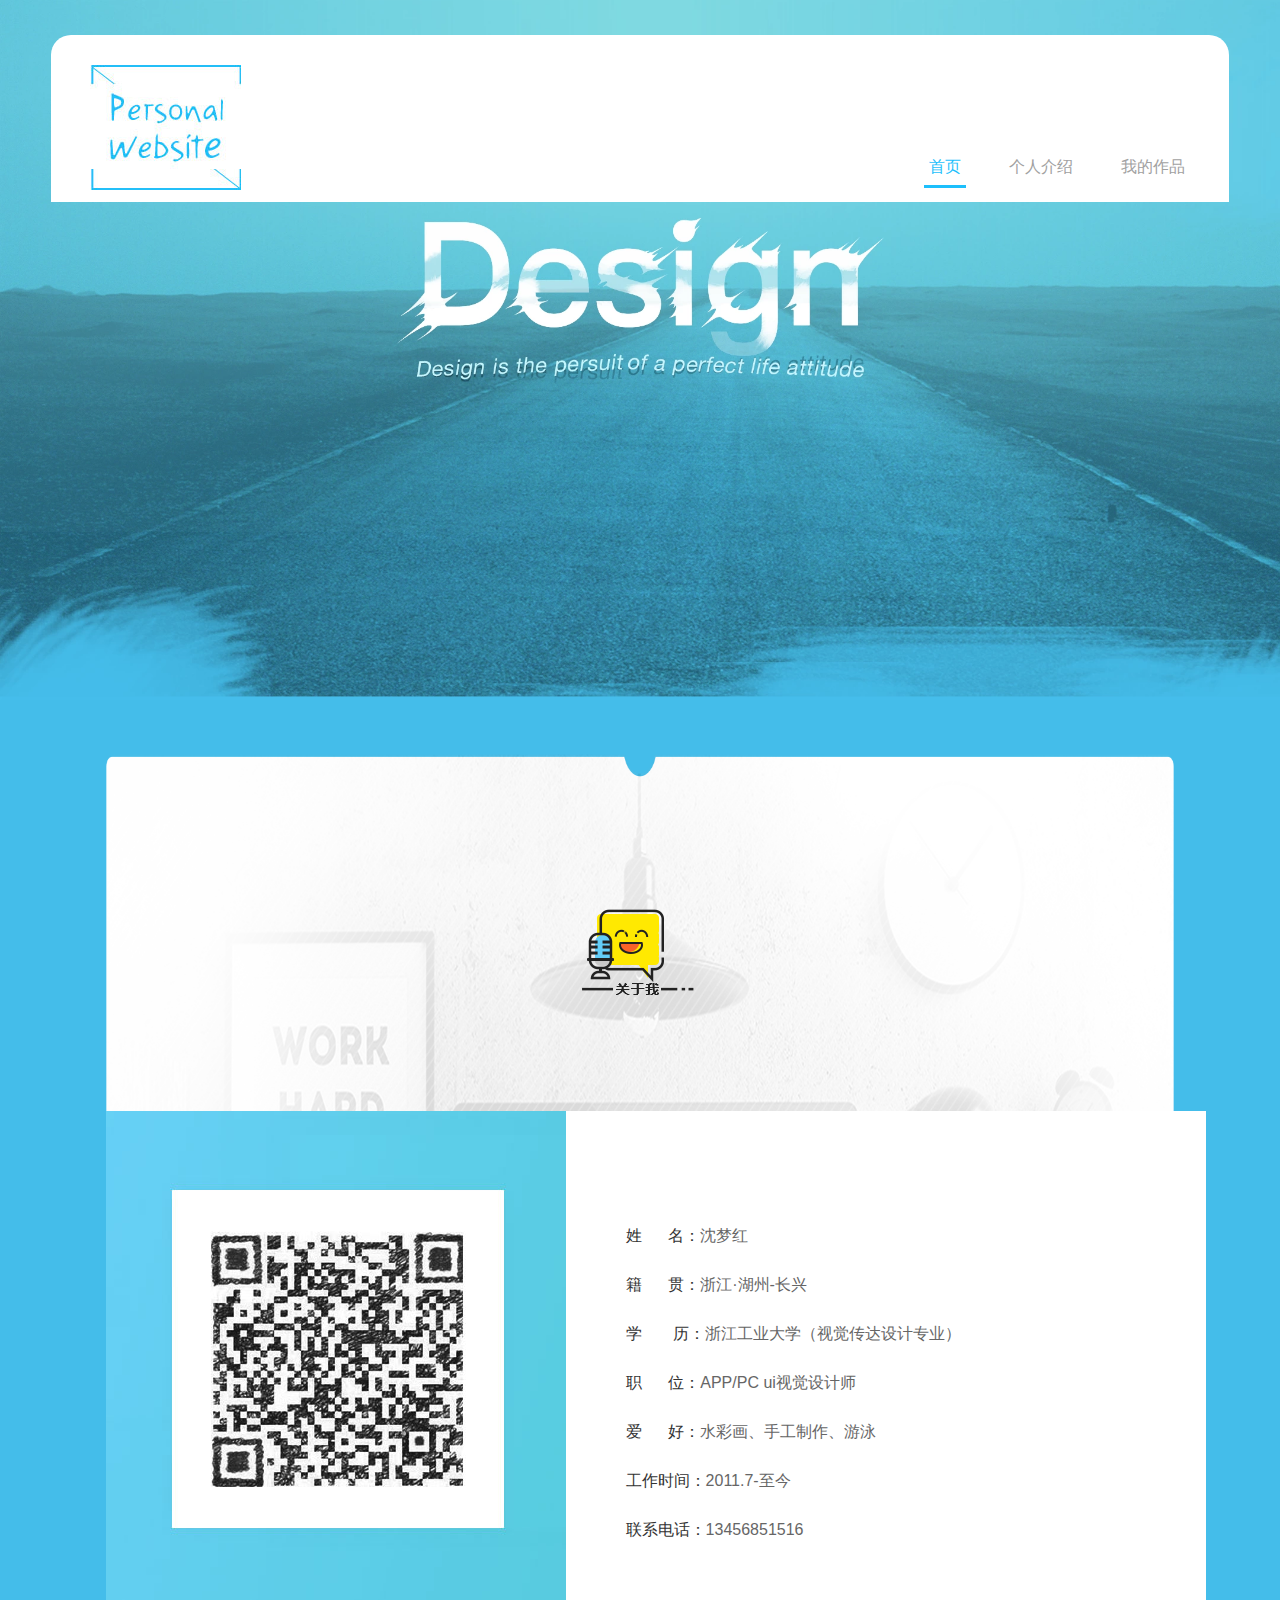
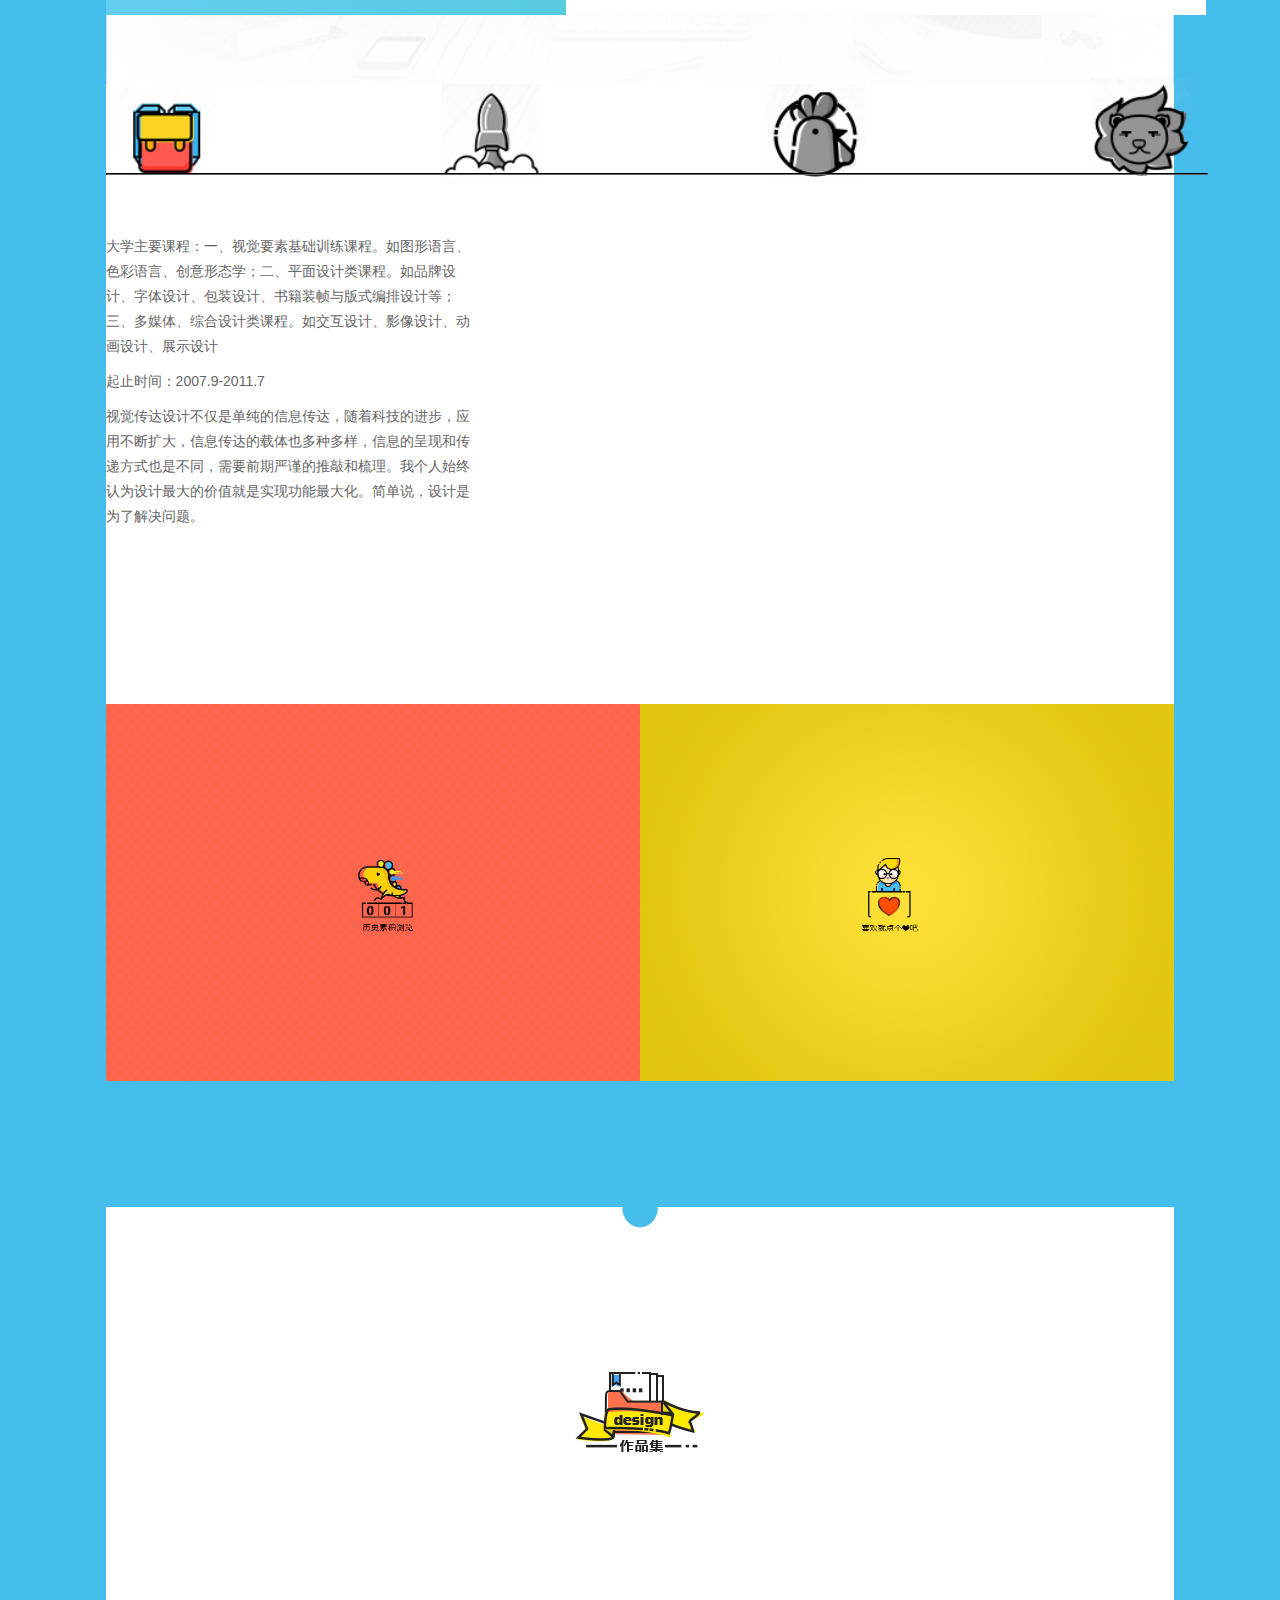
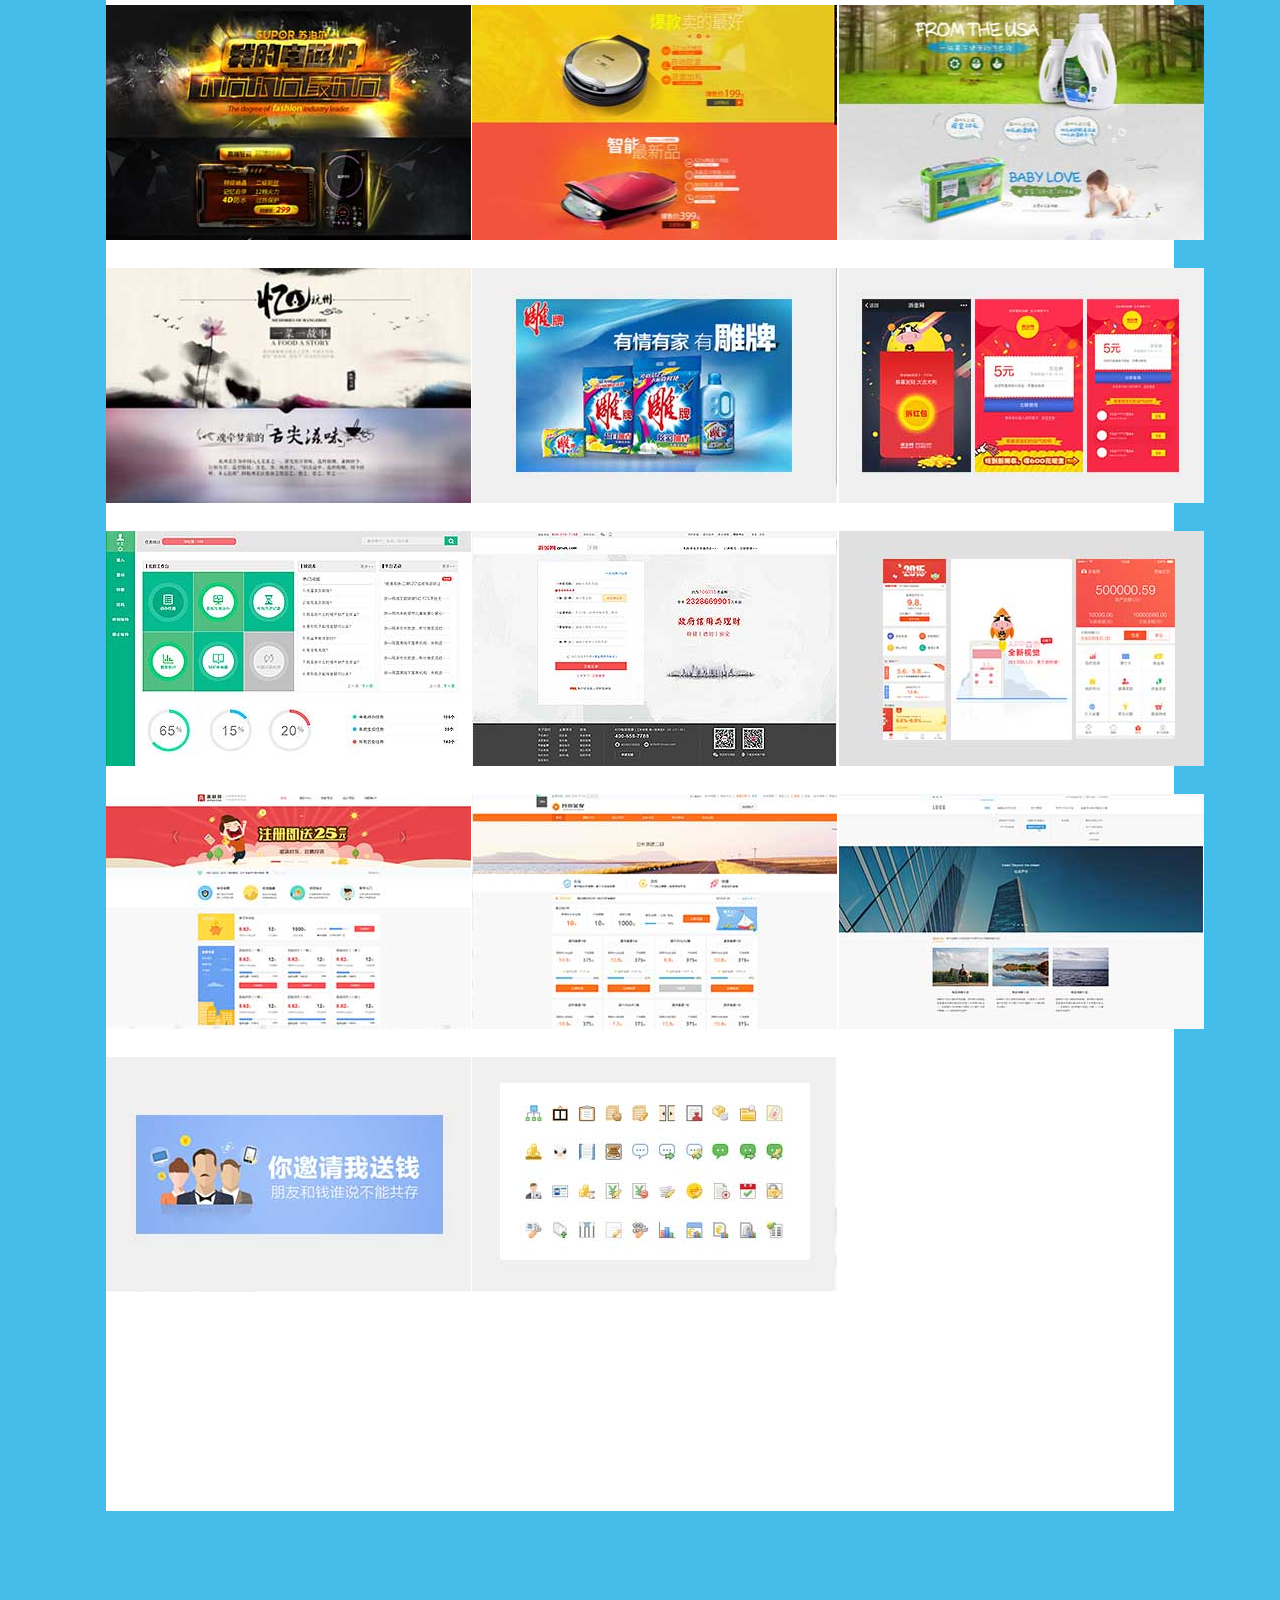
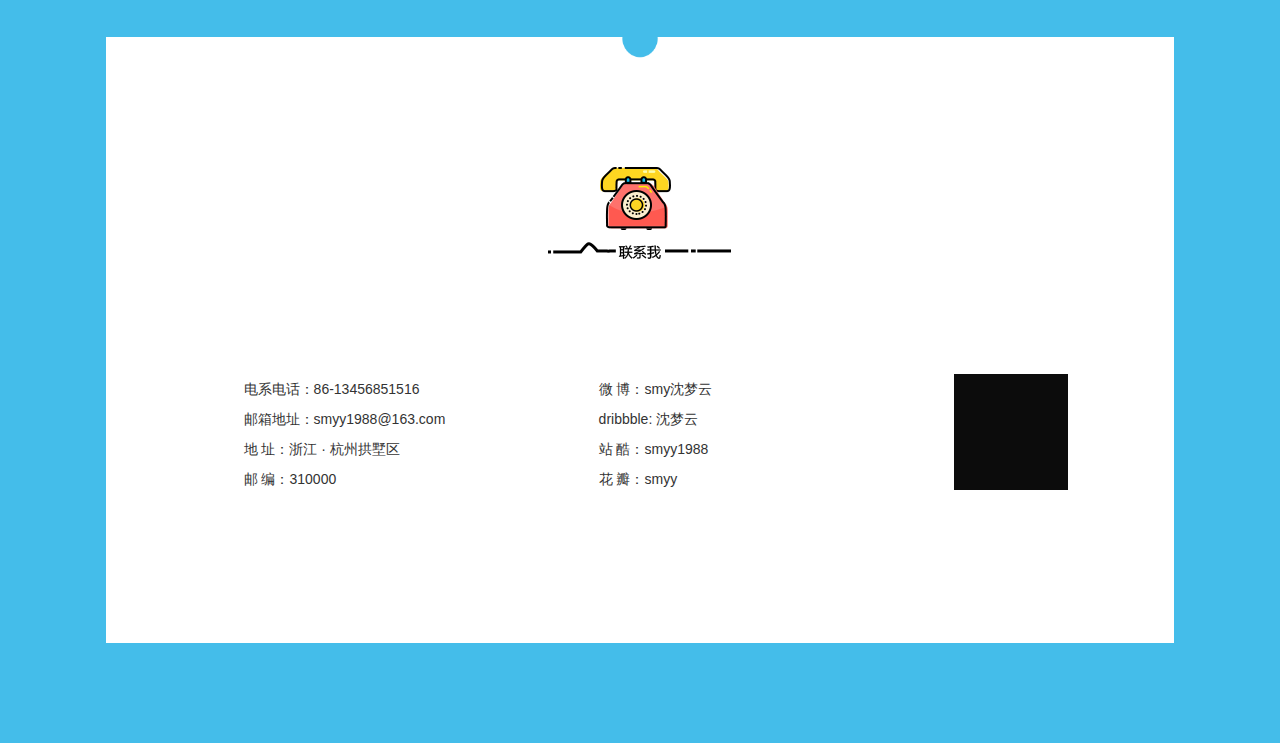
<file: index.html>
<!DOCTYPE html>
<html>

	<head>
		<meta charset="UTF-8">
		<title>首页</title>
		<link rel="stylesheet" href="css/common.css" />
		<link rel="stylesheet" type="text/css" href="css/index.css" />
	</head>

	<body>
		<div class="nav">
			<div class="width">
				<img src="img/index_code_03.jpg" class="float-left" />
				<ul>
					<li><a href="#" class="ahover">首页</a></li>
					<li><a href="#my_intro">个人介绍</a></li>
					<li class="last"><a href="#my_project">我的作品</a></li>
				</ul>
			</div>
		</div>

		<!--------------------开始关于我------------------>

		<div class="index_guanyu" id="my_intro">
			<img src="img/index_ti_03.png" class="img-center" />
			<div class="width index_code">
				<div class="code_left">
					<img src="img/index_code_07.jpg" />
				</div>
				<div class="code_right">
					<ul>
						<li><span>姓&nbsp;&nbsp;&nbsp;&nbsp;&nbsp;&nbsp;名：</span>沈梦红</li>
						<li><span>籍&nbsp;&nbsp;&nbsp;&nbsp;&nbsp;&nbsp;贯：</span>浙江·湖州-长兴</li>
						<li><span>学 &nbsp;&nbsp;&nbsp;&nbsp;&nbsp;&nbsp;历：</span>浙江工业大学（视觉传达设计专业）</li>
						<li><span>职&nbsp;&nbsp;&nbsp;&nbsp;&nbsp;&nbsp;位：</span>APP/PC ui视觉设计师</li>
						<li><span>爱&nbsp;&nbsp;&nbsp;&nbsp;&nbsp;&nbsp;好：</span>水彩画、手工制作、游泳</li>
						<li><span>工作时间：</span>2011.7-至今</li>
						<li><span>联系电话：</span>13456851516</li>
					</ul>
				</div>
			</div>
		</div>

		<div class="index_tab">

			<div class="nav_tab width">

				<ul>
					<li class="on nav_tab1 tab_1_li"></li>
					<li class="nav_tab2"></li>
					<li class="nav_tab3"></li>
					<li class="nav_tab4 last tab_3_li"></li>
				</ul>
				<hr class="posi" />
			</div>

			<div class="main_tab width">
				<div class="tab">
					<p>大学主要课程：一、视觉要素基础训练课程。如图形语言、色彩语言、创意形态学；二、平面设计类课程。如品牌设计、字体设计、包装设计、书籍装帧与版式编排设计等；三、多媒体、综合设计类课程。如交互设计、影像设计、动画设计、展示设计</p>
					<p>起止时间：2007.9-2011.7</p>
					<p>视觉传达设计不仅是单纯的信息传达，随着科技的进步，应用不断扩大，信息传达的载体也多种多样，信息的呈现和传递方式也是不同，需要前期严谨的推敲和梳理。我个人始终认为设计最大的价值就是实现功能最大化。简单说，设计是为了解决问题。</p>
				</div>
				<div class="tab tab2">
					<p>第一份工作：2011年下半年月毕业开始第一份工作，是一家互联网营销服务的电商代服务公司，主要涉及的工作是天猫的视觉设计，前期要与商家直接沟通商品的品牌定位和设计方向，还有要跟拍产品的拍摄。具体设计的工作主要是整个店铺的页面设计和推广活动图的设计，直通车，钻展等等。</p>
					<p>起止时间：2011.9-2014.8</p>
					<p>公司名称：杭州多赢网络科技有限公司</p>
					<p>http://www.ib.com.cn/</p>
					<p>离职原因：觉得在公司3年的时间，职业技能什么已经得不到什么更多的提高，而且人也开始倦怠，觉得自己可能不太适合电商行业，想换个环境。</p>
				</div>
				<div class="tab tab3">
					<p>第二份工作：公司性质基本和第一家相同，天猫代运营，经销和农村电商综合的服务公司，具体设计的工作主要是整个店铺的页面设计和活动图等等。</p>
					<p>起止时间：2014.9-2015.3</p>
					<p>http://www.egetchina.cn/</p>
					<p>离职原因：觉得自己可能不太适合电商行业，销售导向的设计工作比较单一，而且觉得电商设计的职业技能方面核心竞争优势不大，长远考虑重新规划了职业方向，于是辞职了。</p>

				</div>
				<div class="tab tab4">
					<p>现在工作：是一家金融交易平台属性的互联网公司，有线上线下综合的服务体系，主要业务除了浙金网交易平台，还提供的模式的输出。设计工作的设计范围主要是网站的设计，APP迭代，H5页面，后台系统设计。</p>
					<p>起止时间：2015.5-至今</p>
					<p>公司名称：浙江数牛金融信息服务有限公司</p>
					<p>https://www.zjmax.com/</p>
					<p>离职原因：公司内部办公室政治严重，有点限制自身发展，和部门主管理念也不一致。</p>
				</div>
			</div>
			<div class="box-img">
				<img src="img/index_img_03.png" class="float-left" />
				<img src="img/index_img1_04.png" />
			</div>
		</div>

		<!--------------------结束关于我------------------>

		<!------------------------------------开始作品集------------------------------------>
		<div class="index_zuo" id="my_project">
			<img src="img/radius_03_03.png" class="img-posi margin_top-44" />
			<img src="img/index_zuo_03.png" class="img-center3" />
			<div class="section">
				<ul class="clearfix width">
					<li>
						<div class="photo"><img src="img/index_ji1_07.jpg" /></div>
						<div class="rsp"></div>
						<div class="text"><a target="_blank" href="javascript:;">电商界面<br />查看更多</a></div>
					</li>
					<li>
						<div class="photo"><img src="img/index_ji2_09.jpg" /></div>
						<div class="rsp"></div>
						<div class="text"><a target="_blank" href="javascript:;">电商界面<br />查看更多</a></div>
					</li>
					<li>
						<div class="photo"><img src="img/index_ji3_10.jpg" /></div>
						<div class="rsp"></div>
						<div class="text"><a target="_blank" href="retailers.html">电商界面<br />查看更多</a></div>
					</li>
					<li>
						<div class="photo"><img src="img/index_ji4_10.jpg" /></div>
						<div class="rsp"></div>
						<div class="text"><a target="_blank" href="javascript:;">电商界面<br />查看更多</a></div>
					</li>
					<li>
						<div class="photo"><img src="img/index_ji5_11.jpg" /></div>
						<div class="rsp"></div>
						<div class="text"><a target="_blank" href="javascript:;">钻展活动图<br />查看更多</a></div>
					</li>
					<li>
						<div class="photo"><img src="img/index_ji6_11.jpg" /></div>
						<div class="rsp"></div>
						<div class="text"><a target="_blank" href="javascript:;">H5活动图<br />查看更多</a></div>
					</li>
					<li>
						<div class="photo"><img src="img/index_ji7_10.jpg" /></div>
						<div class="rsp"></div>
						<div class="text"><a target="_blank" href="websit.html">呼叫系统<br />查看更多</a></div>
					</li>
					<li>
						<div class="photo"><img src="img/index_ji8_11.jpg" /></div>
						<div class="rsp"></div>
						<div class="text"><a target="_blank" href="appworks.html">理财网站<br />查看更多</a></div>
					</li>
					<li>
						<div class="photo"><img src="img/index_ji9_11.jpg" /></div>
						<div class="rsp"></div>
						<div class="text"><a target="_blank" href="javascript:;">APP<br />查看更多</a></div>
					</li>
					<li>
						<div class="photo"><img src="img/index_ji10_10.jpg" /></div>
						<div class="rsp"></div>
						<div class="text"><a target="_blank" href="javascript:;">APP<br />查看更多</a></div>
					</li>
					<li>
						<div class="photo"><img src="img/index_ji11_11.jpg" /></div>
						<div class="rsp"></div>
						<div class="text"><a target="_blank" href="javascript:;">APP<br />查看更多</a></div>
					</li>
					<li>
						<div class="photo"><img src="img/index_ji12_11.jpg" /></div>
						<div class="rsp"></div>
						<div class="text"><a target="_blank" href="javascript:;">官网网站<br />查看更多</a></div>
					</li>
					<li>
						<div class="photo"><img src="img/index_ji13_10.jpg" /></div>
						<div class="rsp"></div>
						<div class="text"><a target="_blank" href="javascript:;">网站 / APP banner 图<br />查看更多</a></div>
					</li>
					<li>
						<div class="photo"><img src="img/index_ji14_11.jpg" /></div>
						<div class="rsp"></div>
						<div class="text"><a target="_blank" href="javascript:;">后台系统图标<br />查看更多</a></div>
					</li>
				</ul>
				<div class="clear"></div>
			</div>
		</div>

		<!------------------------------------结束作品集------------------------------------>

		<!------------------------------------开始联系我们------------------------------------>
		<div class="lianxi width">
			<img src="img/radius_03_03.png" class="img-posi" />
			<img src="img/index_lian_03.png" class="img-center img-center2" />
			<div class="width footer">
				<ul>
					<li>电系电话：86-13456851516</li>
					<li>邮箱地址：smyy1988@163.com</li>
					<li>地 址：浙江 · 杭州拱墅区</li>
					<li>邮 编：310000</li>
				</ul>
				<ul>
					<li> 微 博：smy沈梦云</li>
					<li>dribbble: 沈梦云</li>
					<li>站 酷：smyy1988</li>
					<li>花 瓣：smyy</li>
				</ul>
				<ul class="box-right">
					<li></li>
				</ul>
			</div>

		</div>
		<!------------------------------------结束联系我们------------------------------------>

		<script src="js/jquery-1.12.4.js"></script>

		<script>
			;
			(function($) {
				$(".nav_tab").on("click", "li", function() {
					var dex = $(this).index();
					$(this).addClass("on").siblings("li").removeClass("on");
					$(".main_tab .tab").eq(dex).show().siblings(".tab").hide();
				})

				$(".section ul li .rsp").hide();
				$(".section ul li .text").hide();
				$(".section	 ul li").hover(function() {
					$(this).find(".rsp").stop().fadeTo(500, 0.5);
					$(this).find(".text").stop().css({
						bottom: '0'
					});
					$(this).find('.text').show();
				}, function() {
					$(this).find(".rsp").stop().fadeTo(1000, 0);
					$(this).find('.text').hide();
				});

			})(jQuery)
		</script>
	</body>

</html>
</file>
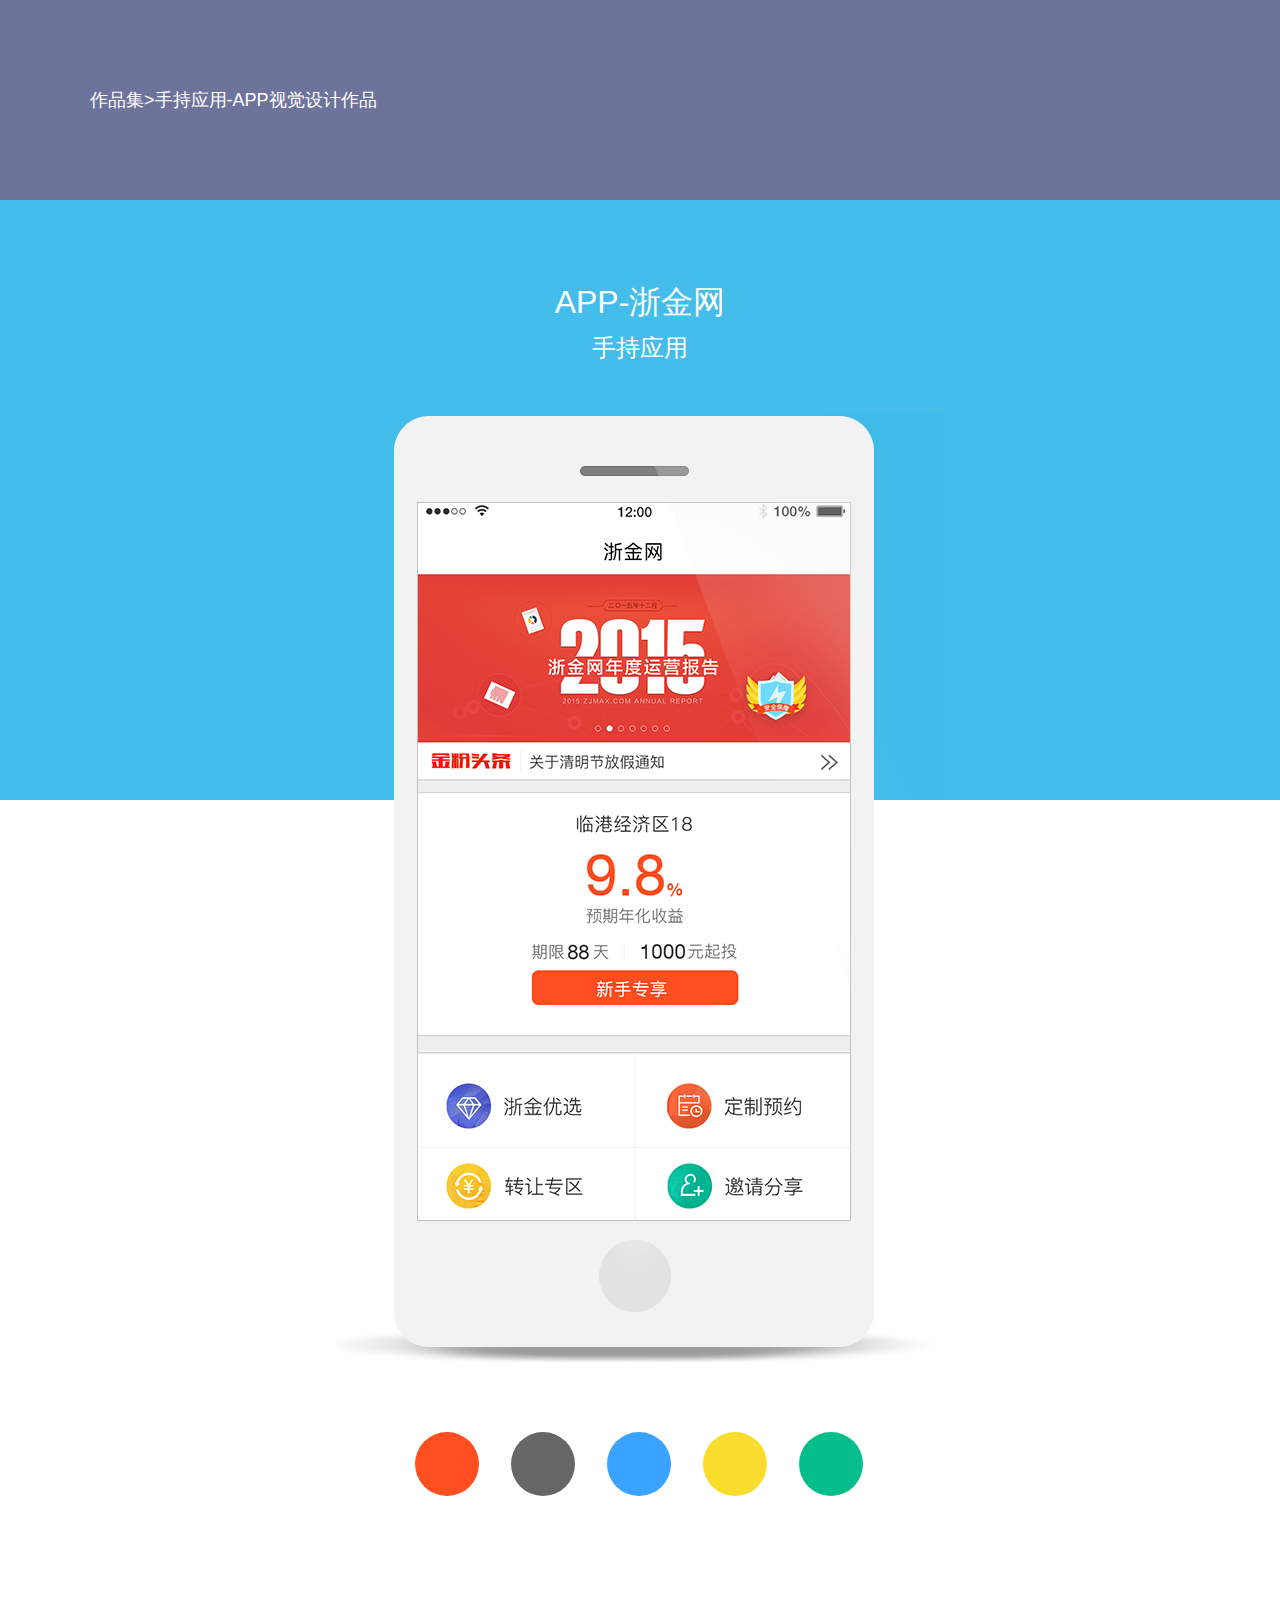
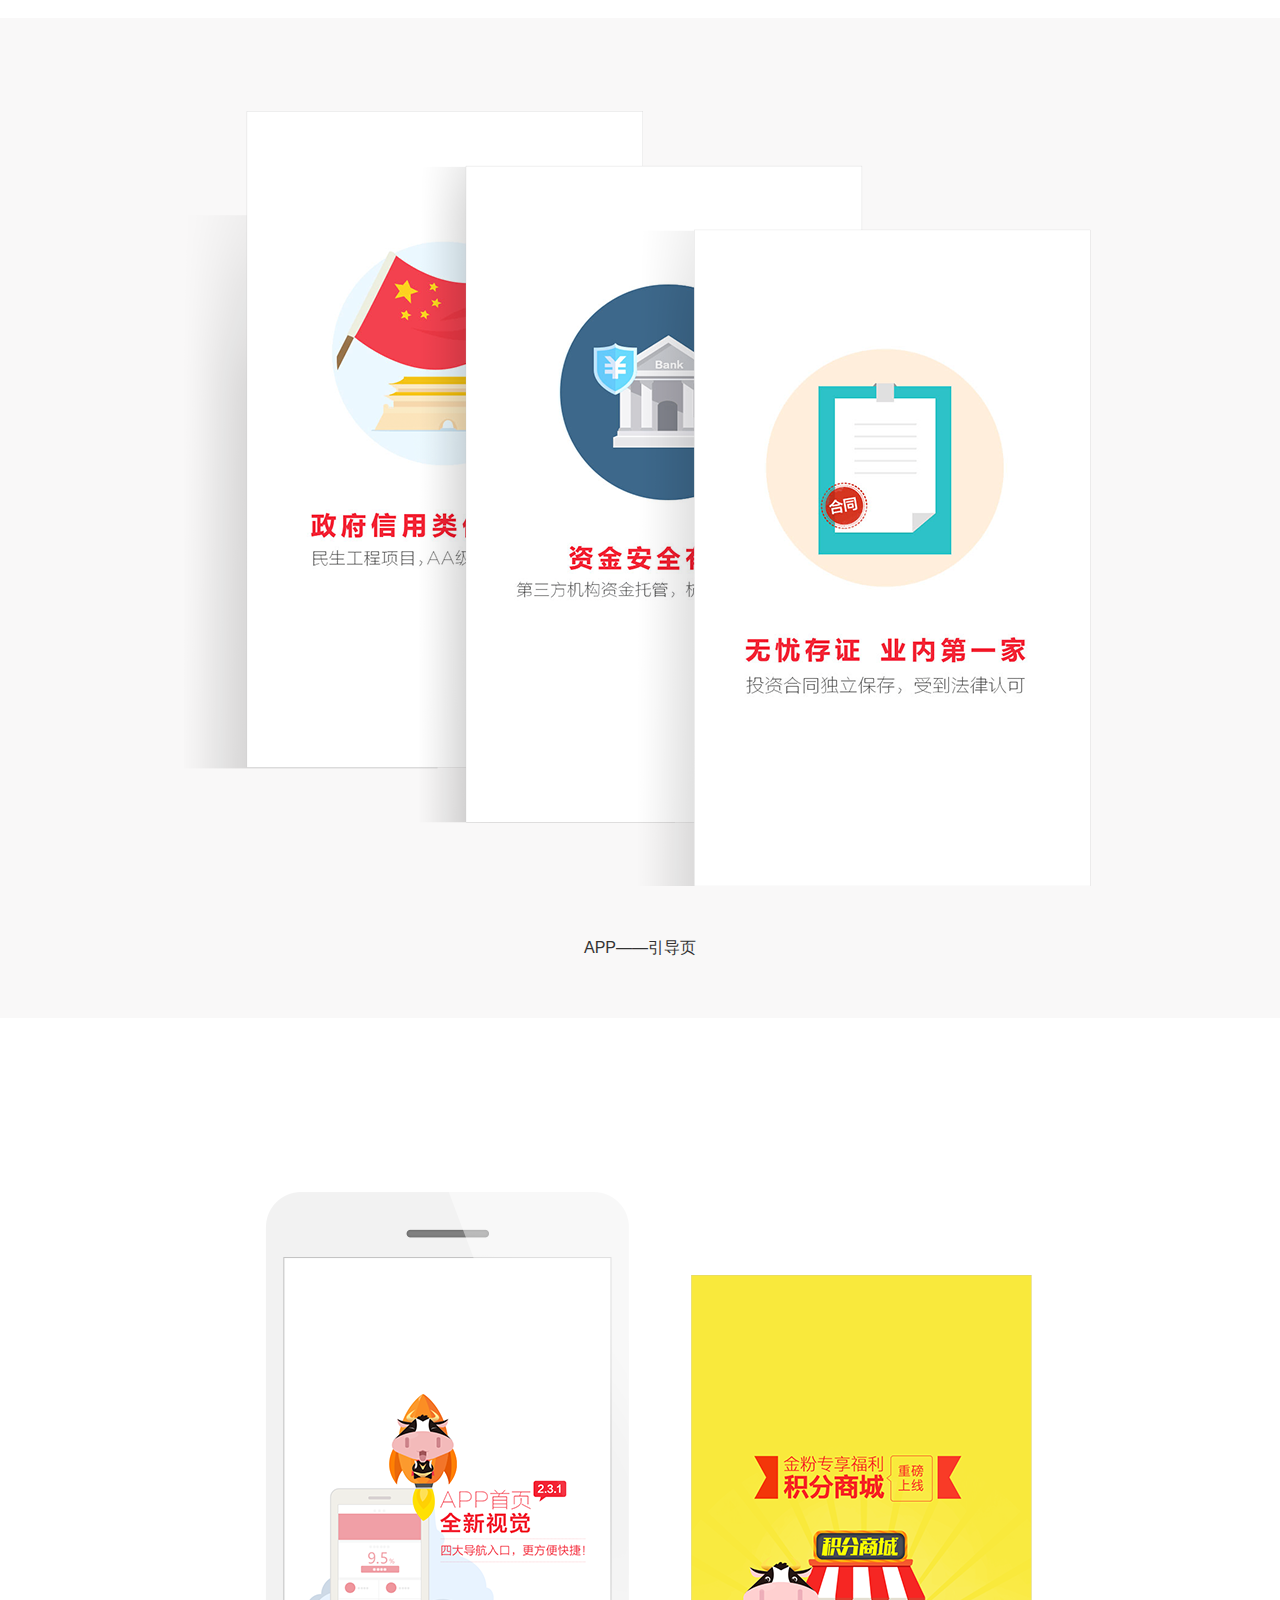
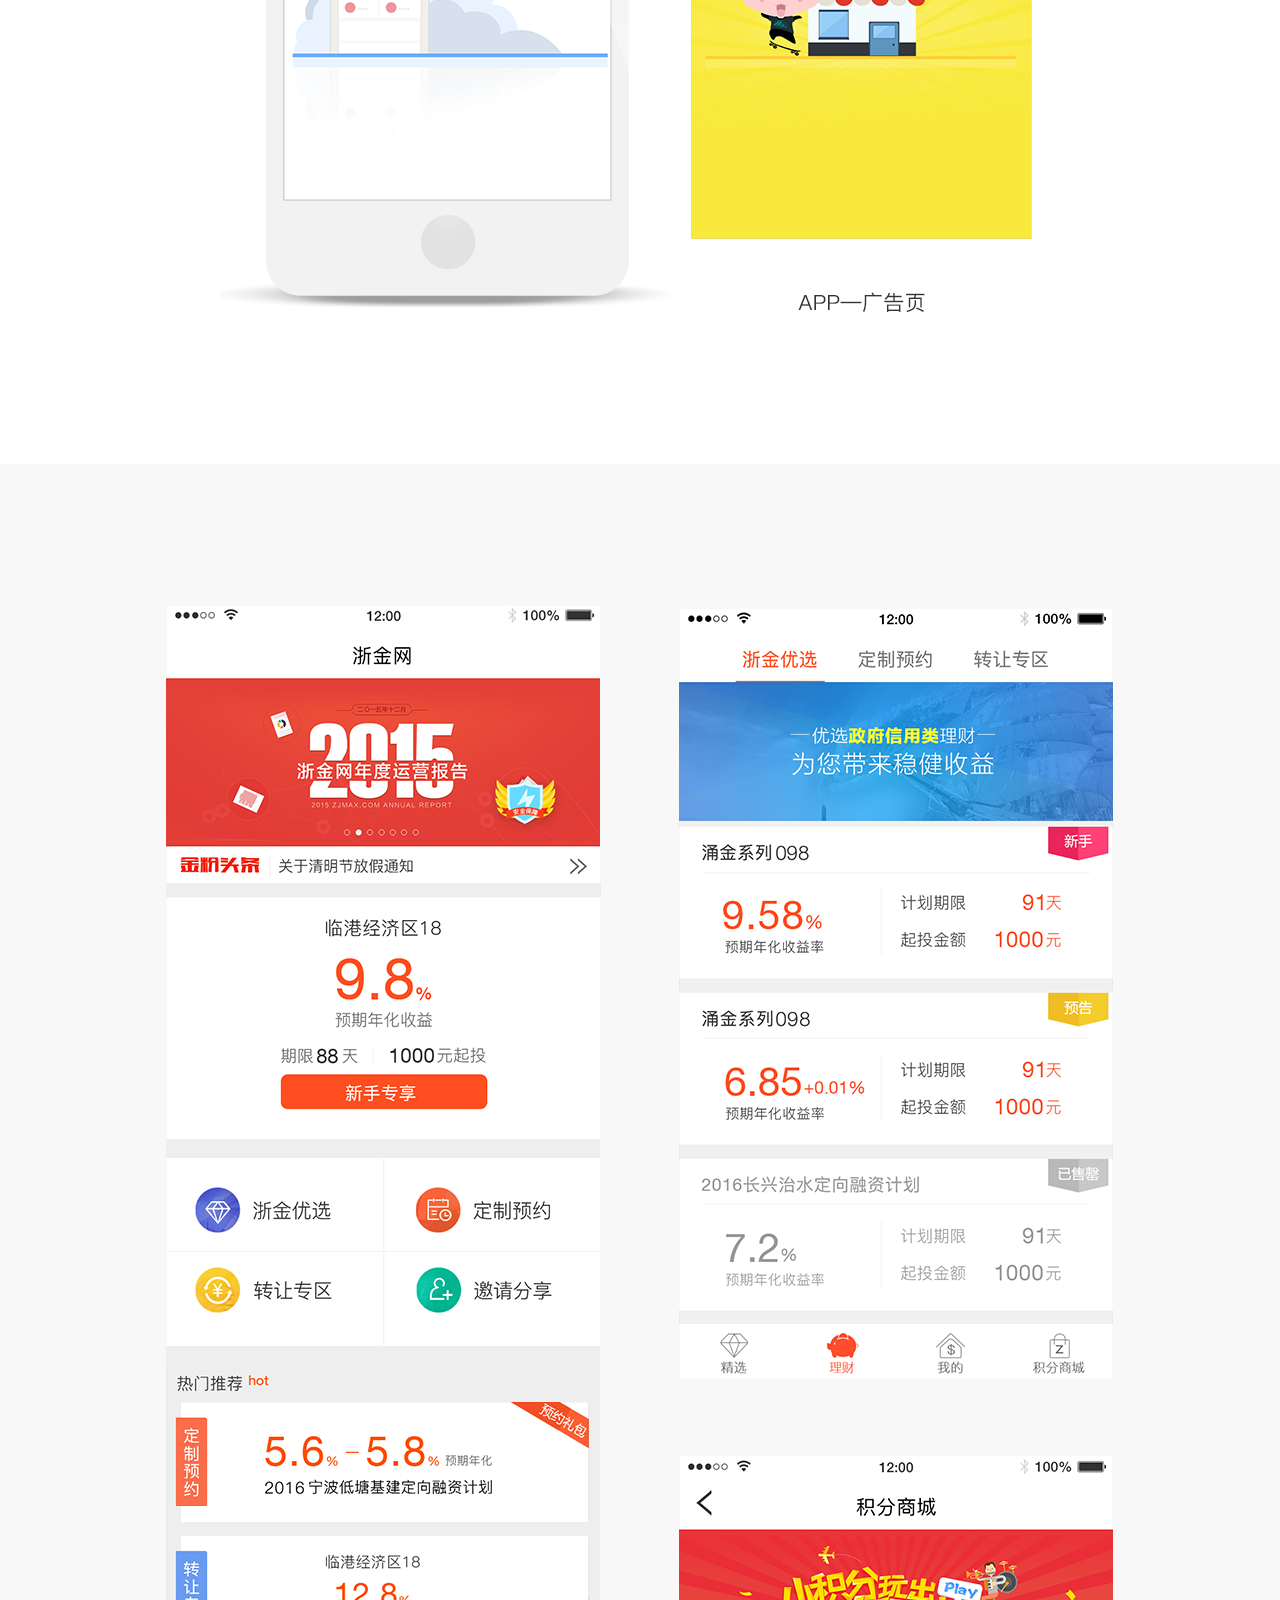
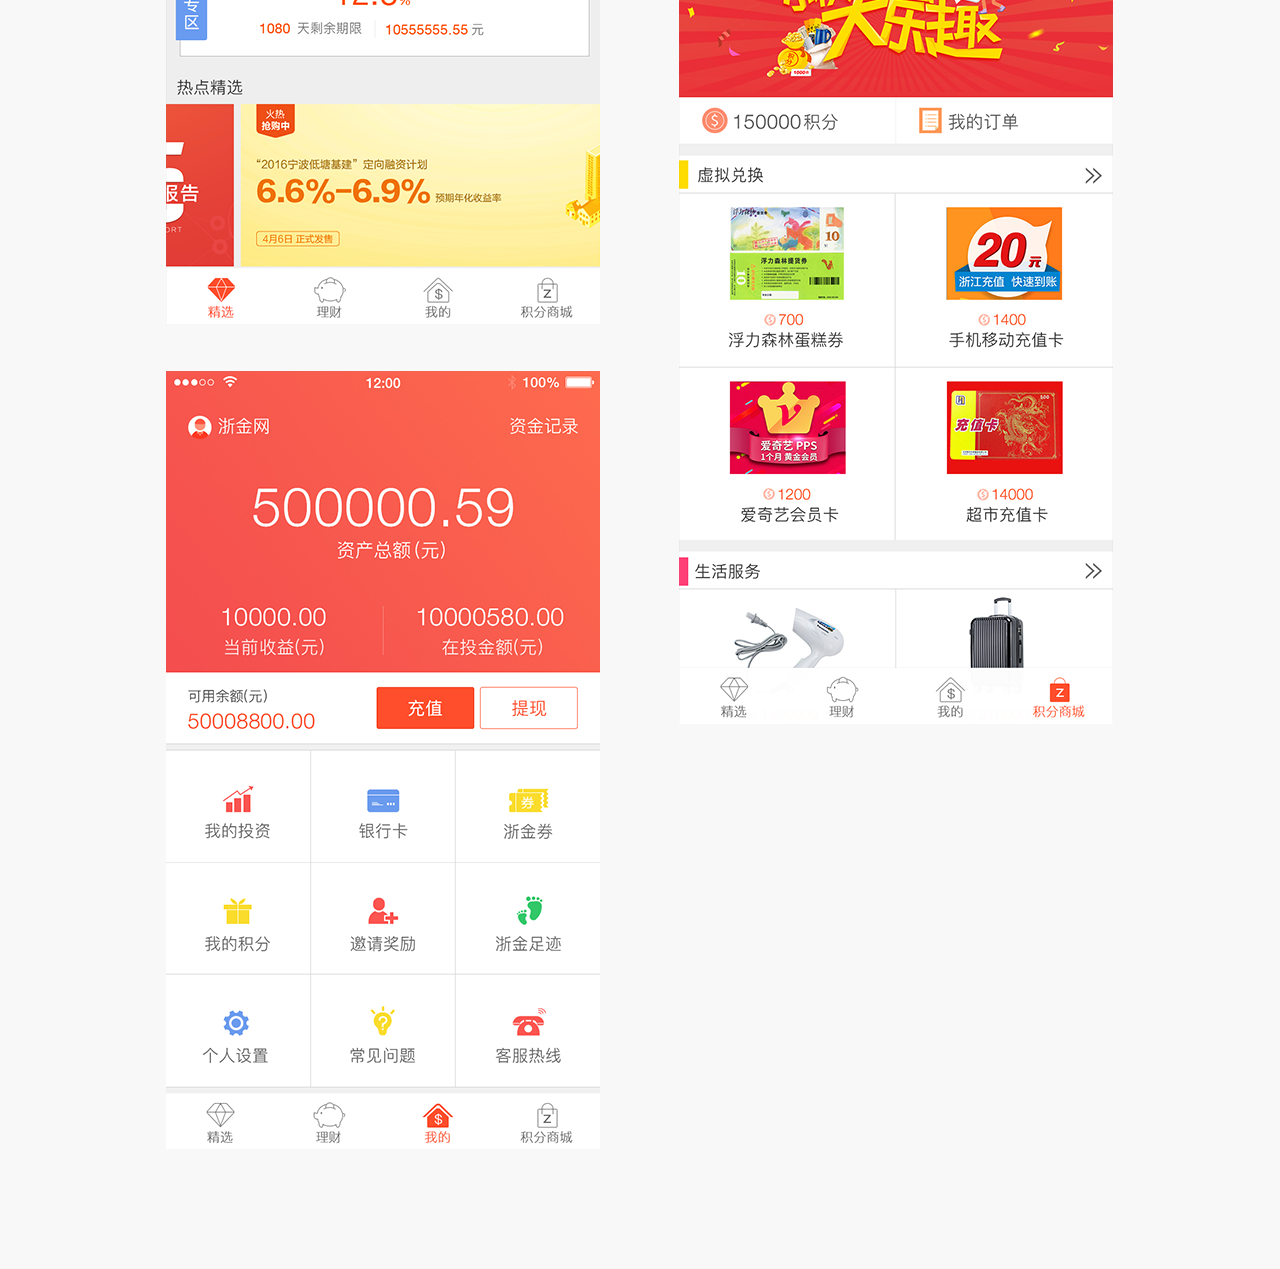
<file: appworks.html>
<!DOCTYPE html>
<html lang="en">
<head>
	<meta charset="UTF-8">
	<title>APP视觉设计作品</title>
	<link rel="stylesheet" href="css/common.css">
	<link rel="stylesheet" href="css/appworks.css">
</head>
<body>
	<div class="zb-header">
		<h1>作品集>手持应用-APP视觉设计作品</h1>
	</div>
	<div class="zb-banner">
		<h1>APP-浙金网</h1>
		<h2>手持应用</h2>
		<img src="img/zb-banner1.png">
	</div>
	<div class="zb-nav">
		<div class="zb-bg1"><i></i></div>
		<div class="zb-bg2"><i></i></div>
		<div class="zb-bg3"><i></i></div>
		<div class="zb-bg4"><i></i></div>
		<div class="zb-bg5"><i></i></div>
	</div>
	<div class="zb-main">
		<div class="zb-margintop"></div>
		<img src="img/zb-main.png">
		<h2>APP——引导页</h2>
	</div>
	<img src="img/zb-guanggao.png" class="zb-guanggao">
	<div class="zb-container">
		<div class="zb-img">
			<img src="img/zb-left.png">
			<img src="img/zb-right.png">
		</div>
	</div>
	<!--<div class="zb-footer">
		
	</div>-->
</body>
</html>
</file>
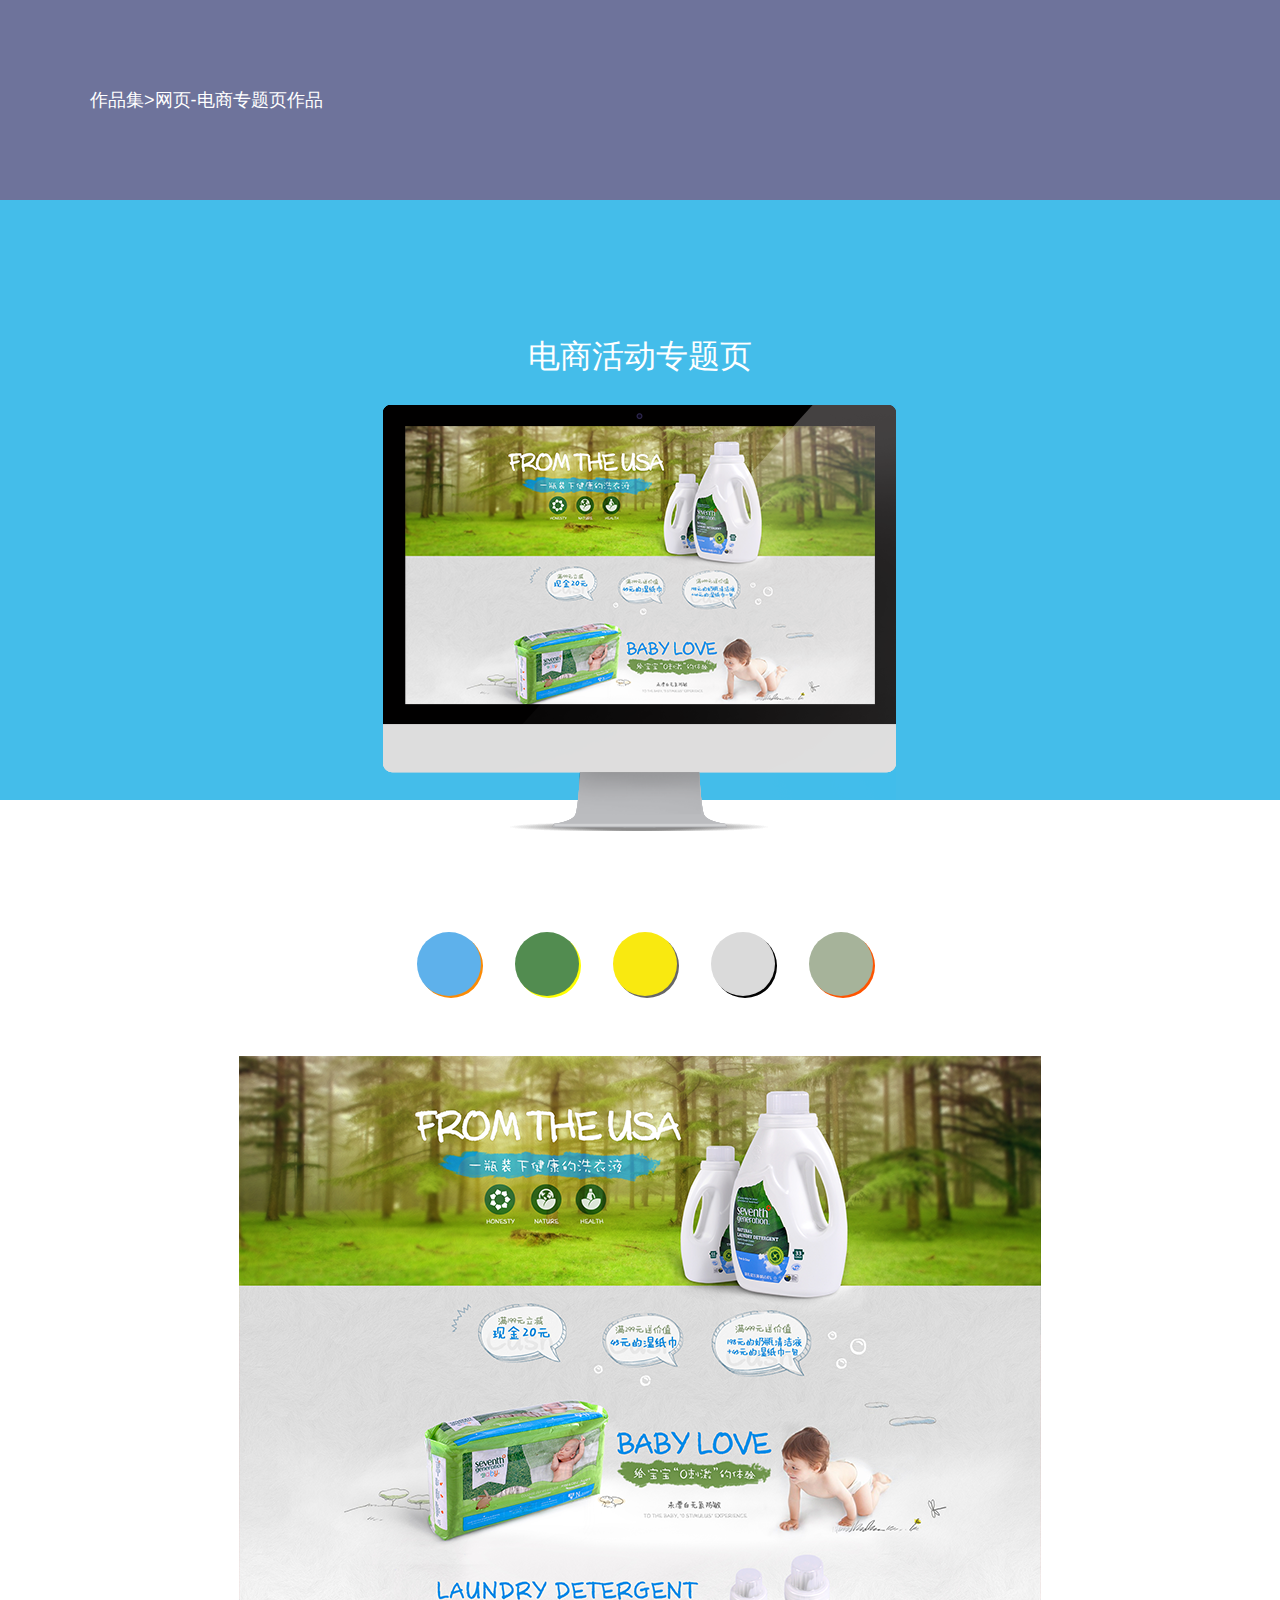
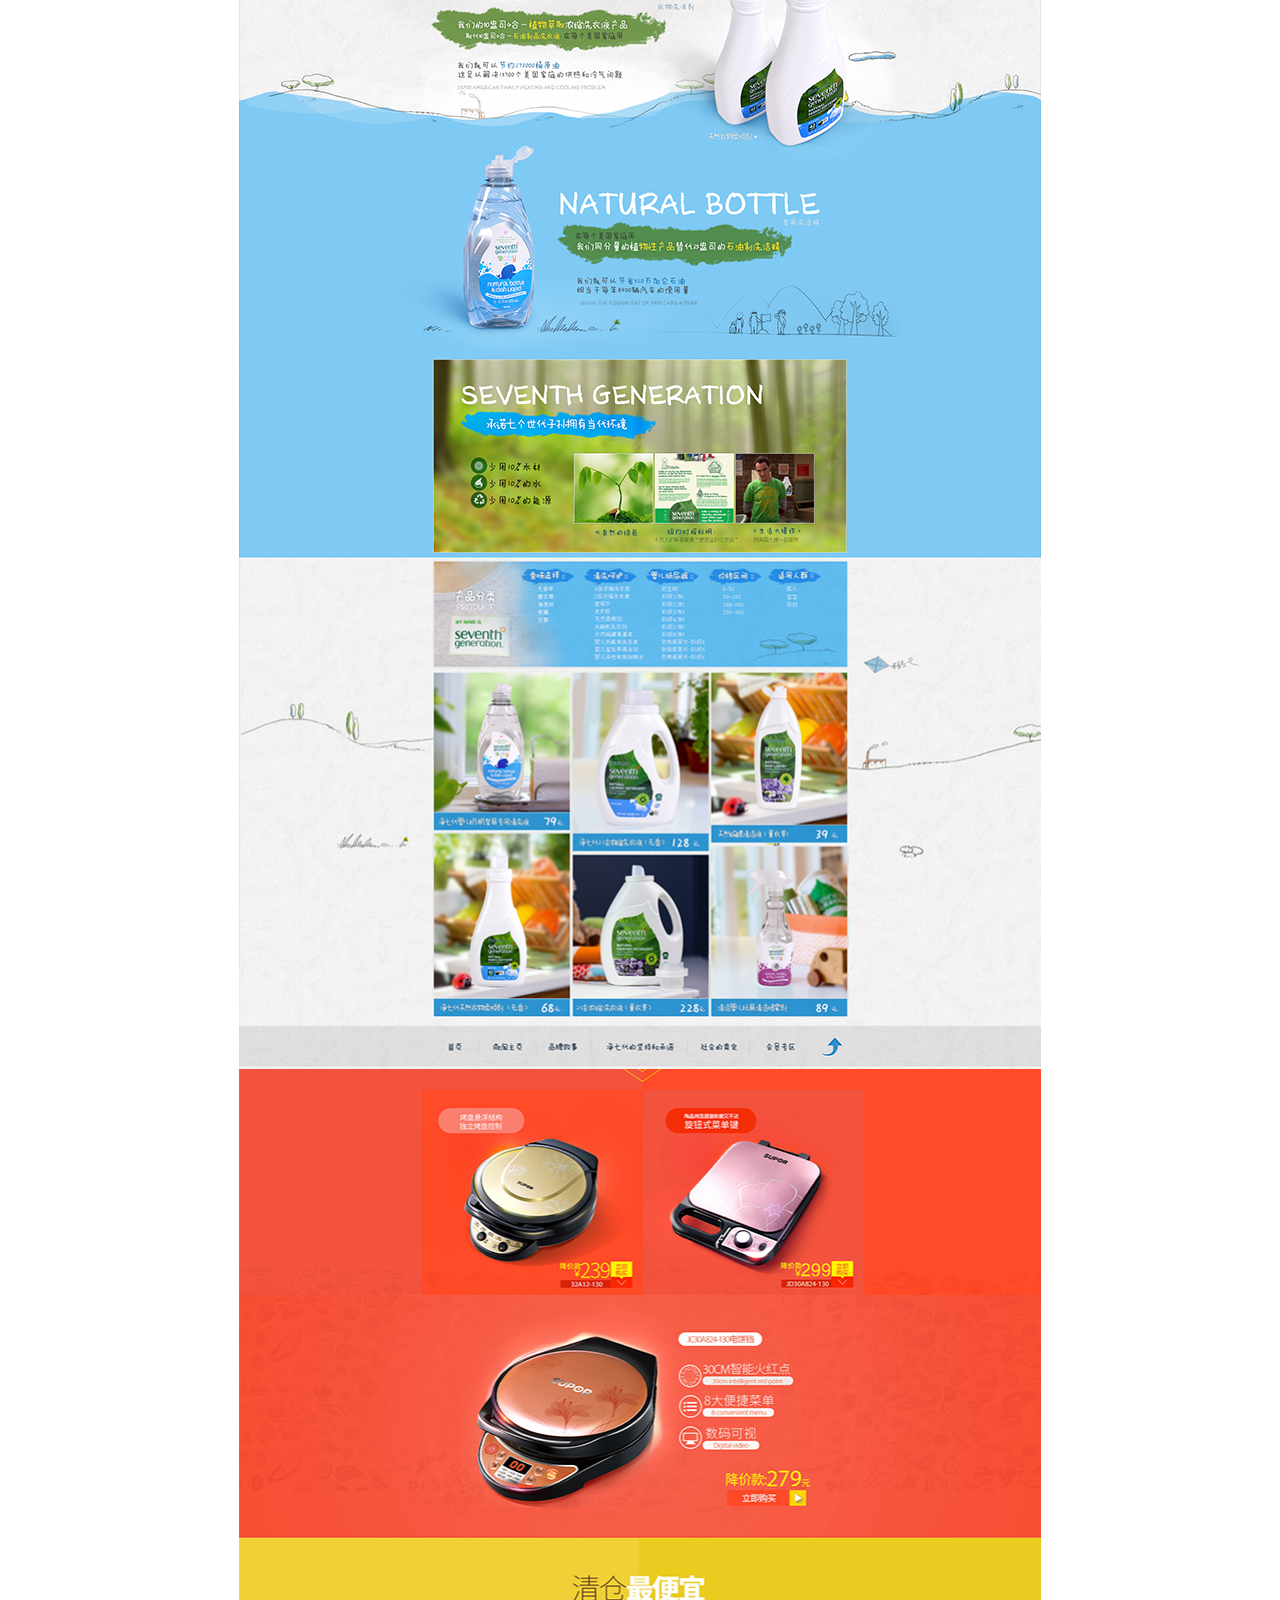
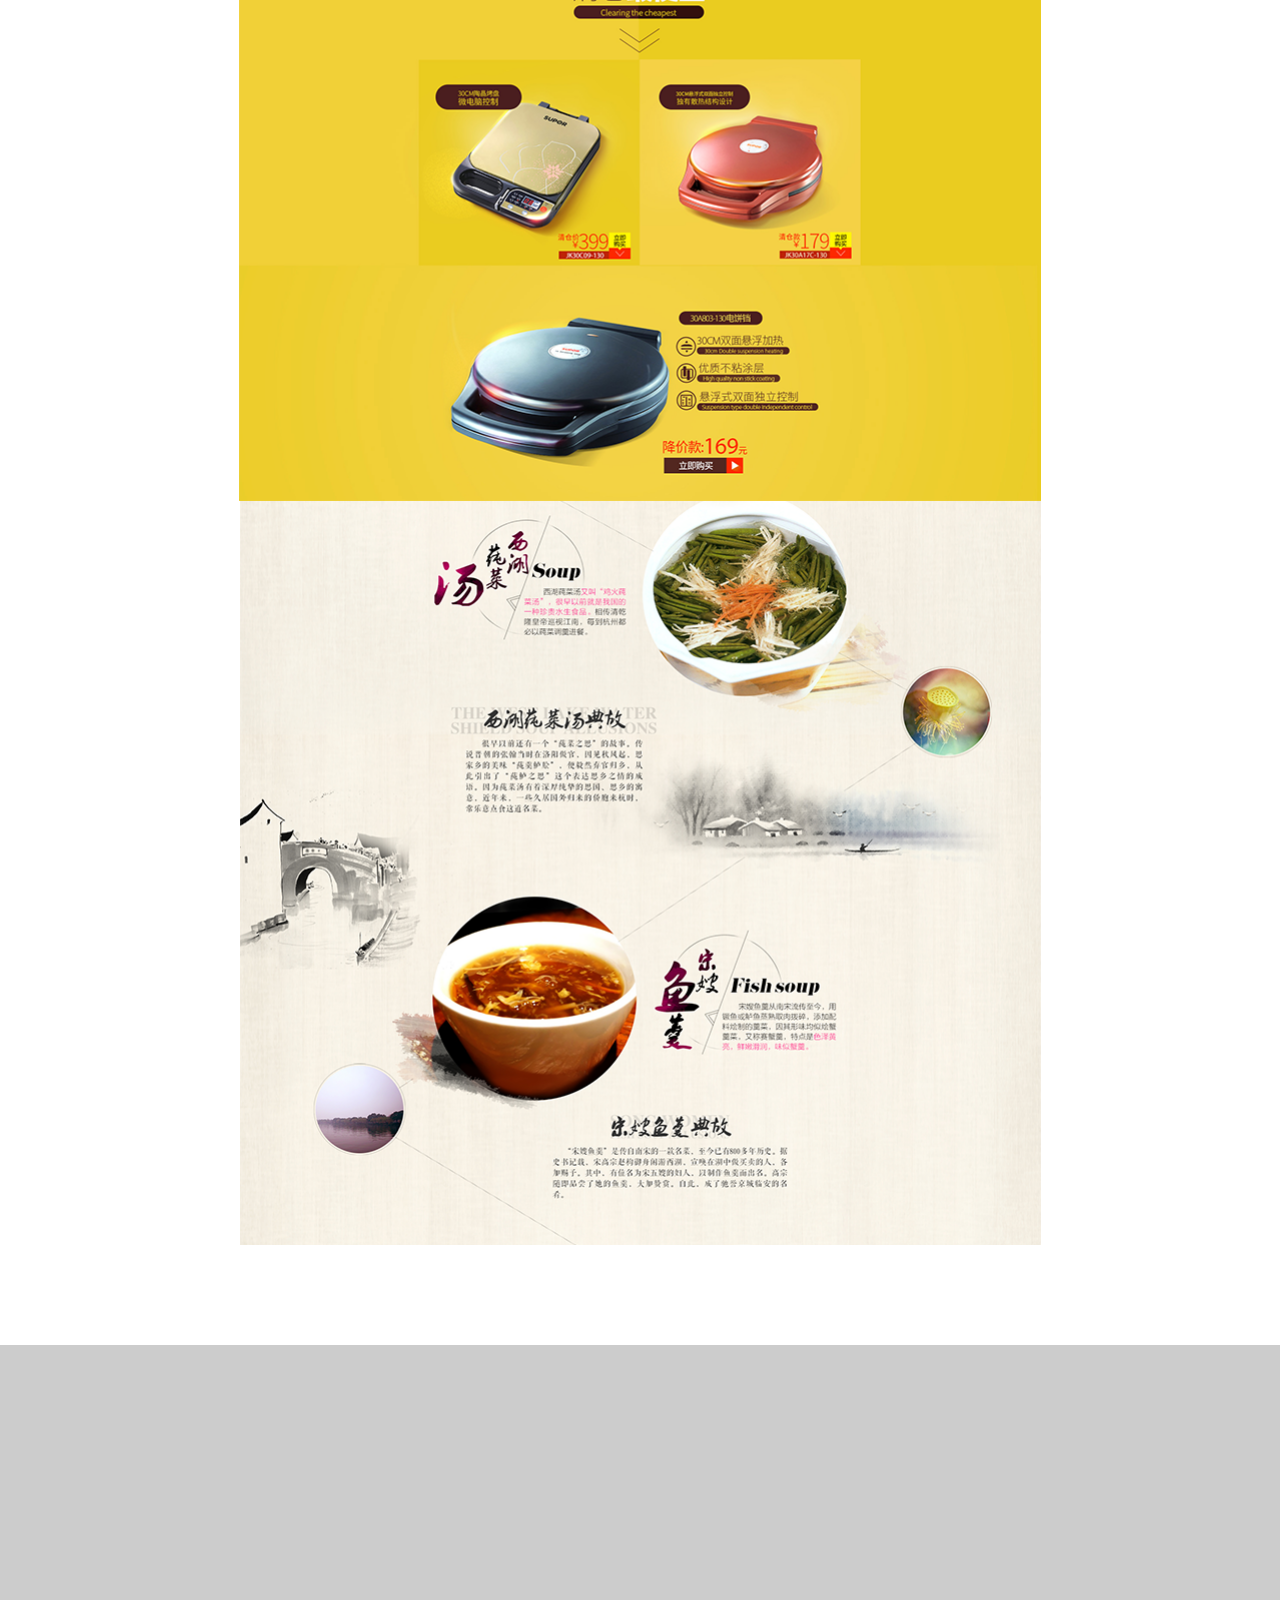
<file: retailers.html>
<!DOCTYPE html>
<html lang="en">
<head>
	<meta charset="UTF-8">
	<title>电商专题页作品</title>
	<link rel="stylesheet" href="css/common.css">
	<link rel="stylesheet" href="css/retailers.css">
</head>
<body>
	<div class="zb-header">
		<h1>作品集>网页-电商专题页作品</h1>
	</div>
	<div class="zb-banner">
		<h1>电商活动专题页</h1>
		<img src="img/zb-banner.png" alt="">
	</div>
	<div class="zb-container">
		<div class="zb-margintop"></div>
		<div class="zb-nav">
			<div class="zb-bg1"><i></i></div>
			<div class="zb-bg2"><i></i></div>
			<div class="zb-bg3"><i></i></div>
			<div class="zb-bg4"><i></i></div>
			<div class="zb-bg5"><i></i></div>
		</div>
		<img src="img/zb-img1.png" alt="">
		<img src="img/zb-img2.png" alt="">
		<img src="img/zb-img3.png" alt="">
		<img src="img/zb-img4.png" alt="">
		<img src="img/zb-img5.png" alt="">
	</div>
	<div class="zb-footer">
		
	</div>
</body>
</html>
</file>
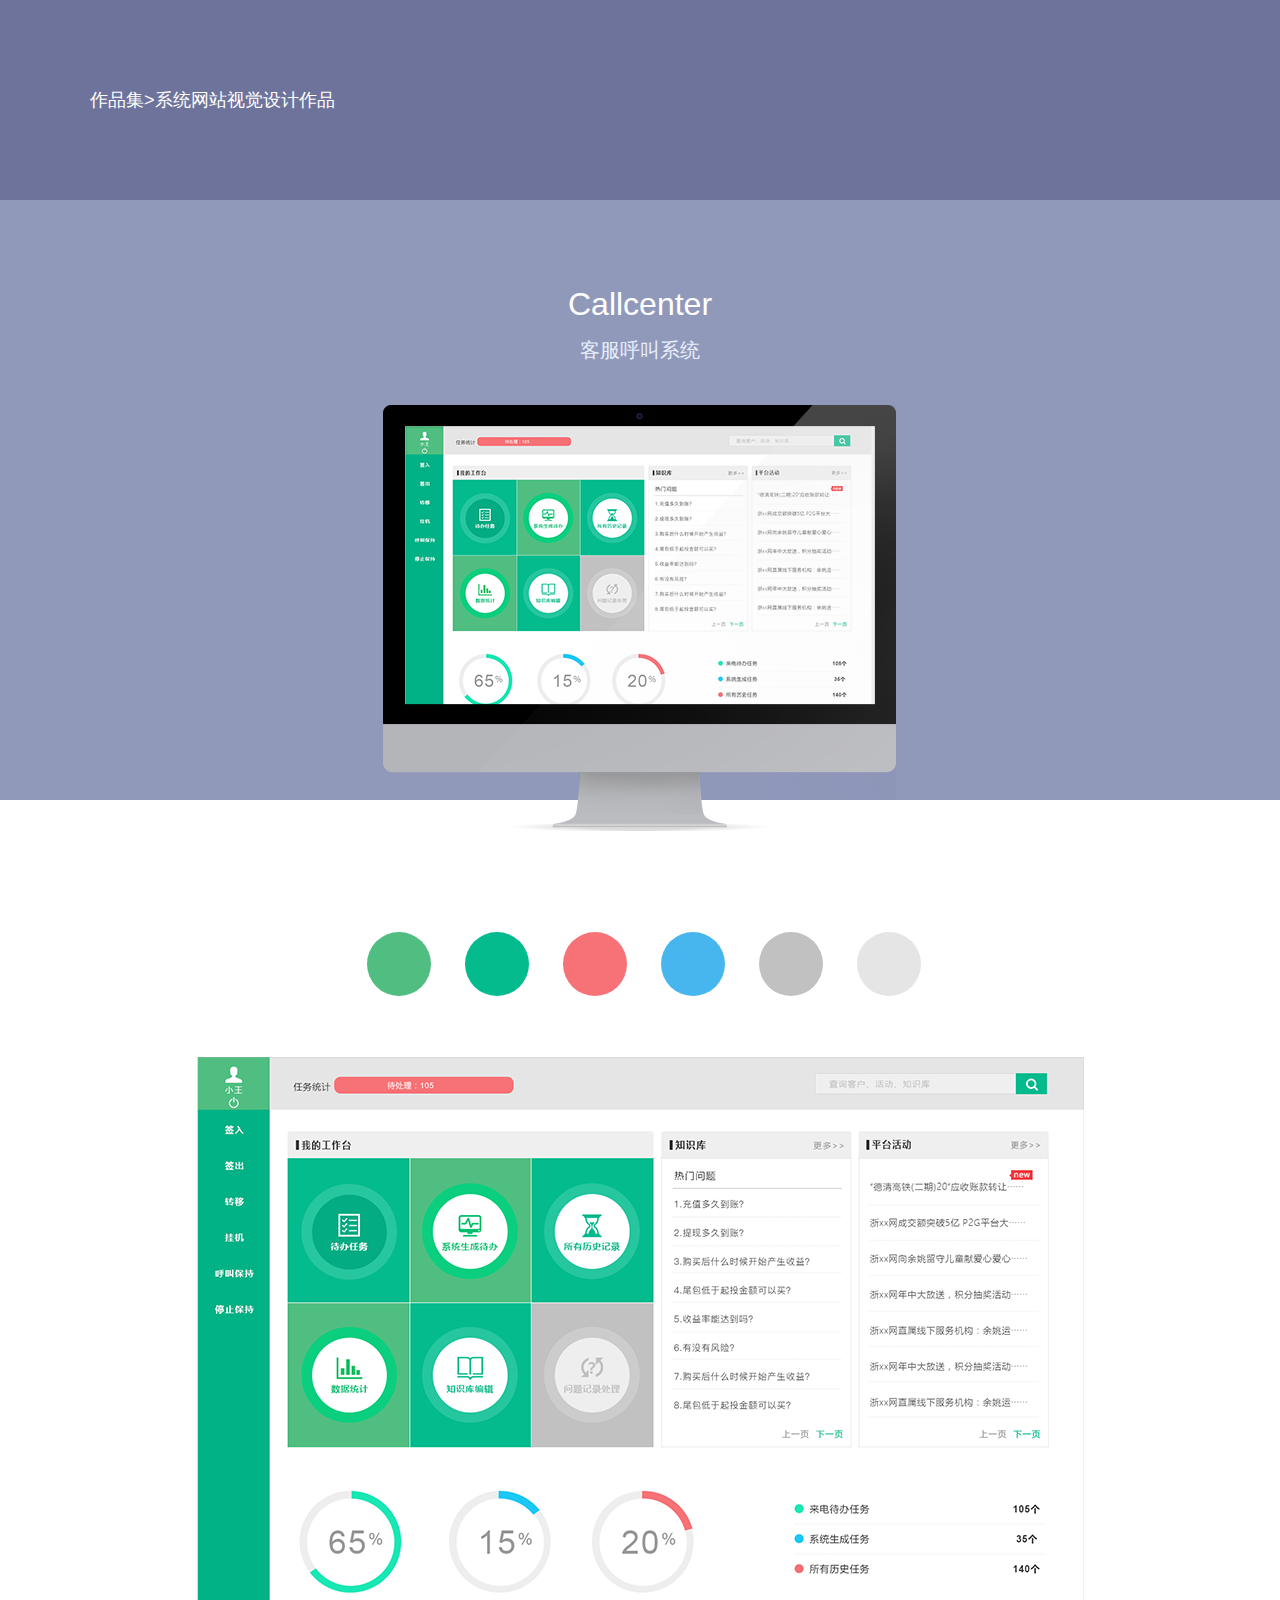
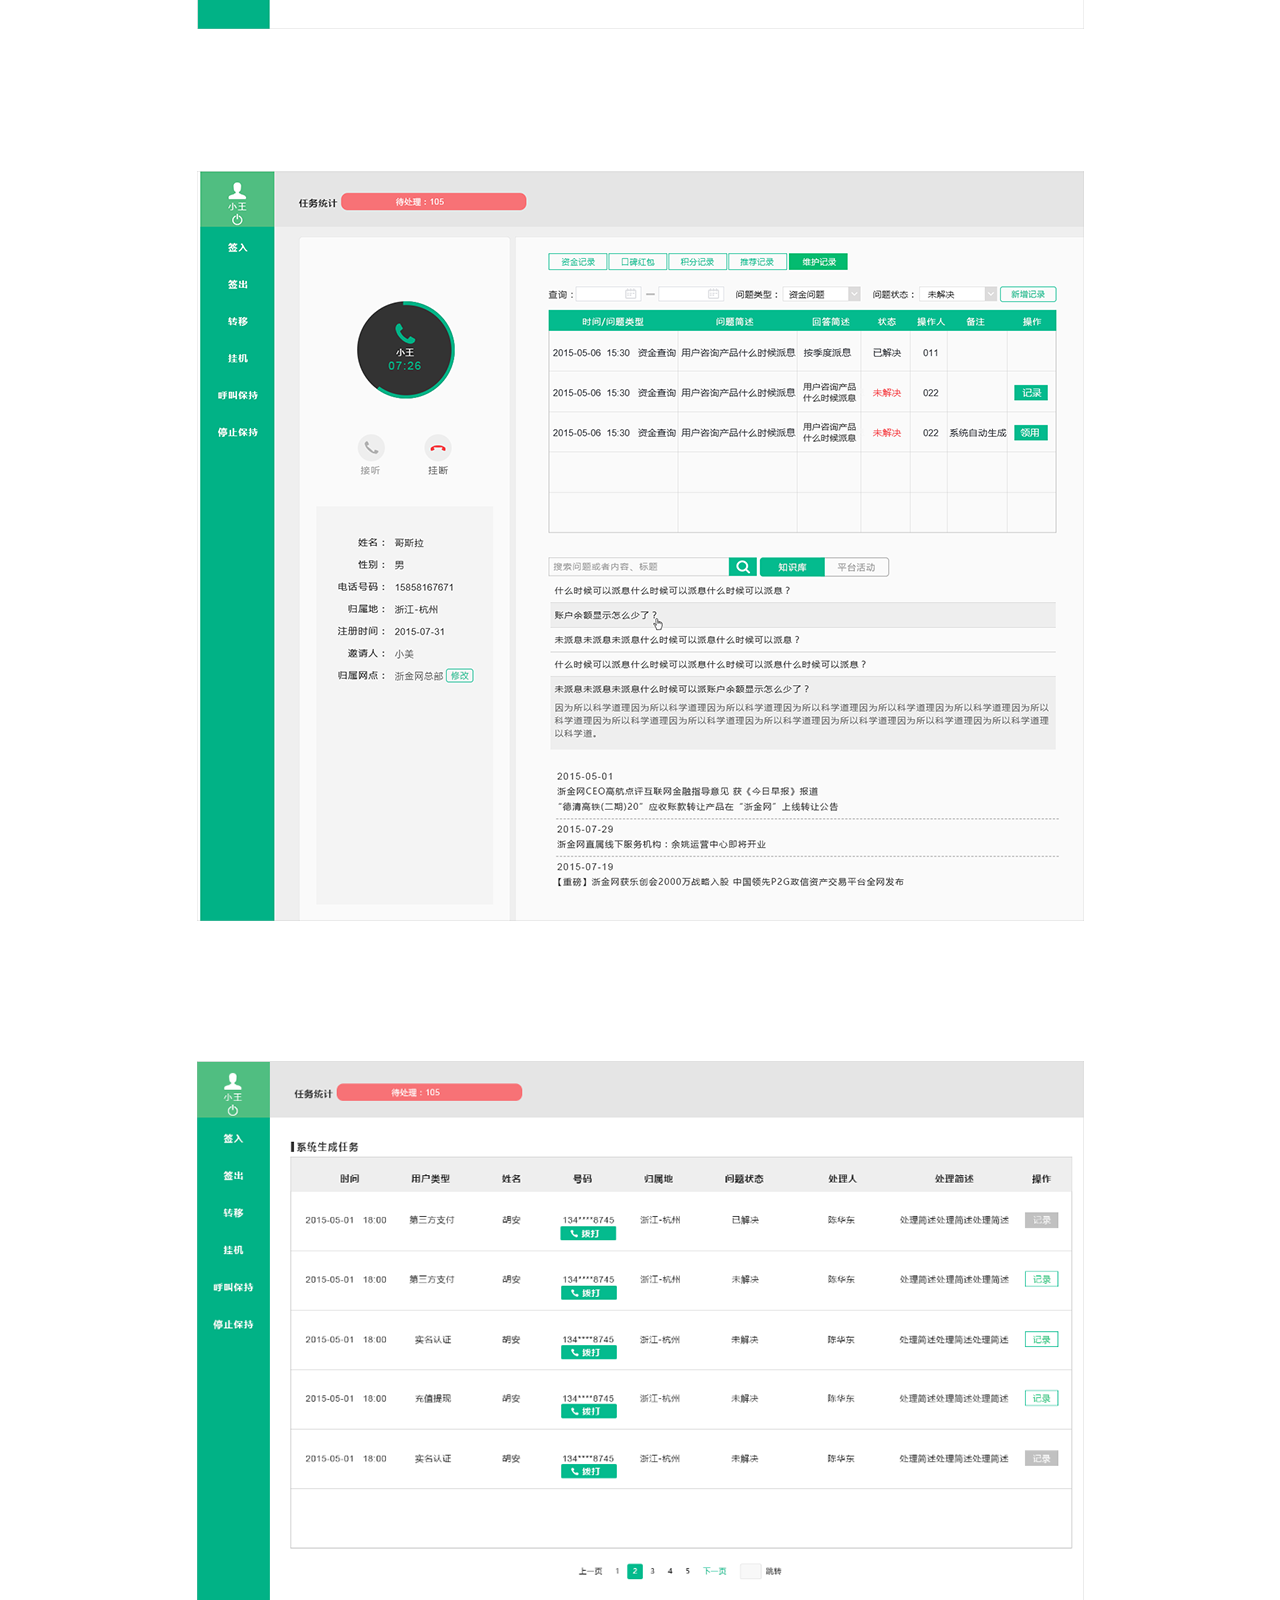
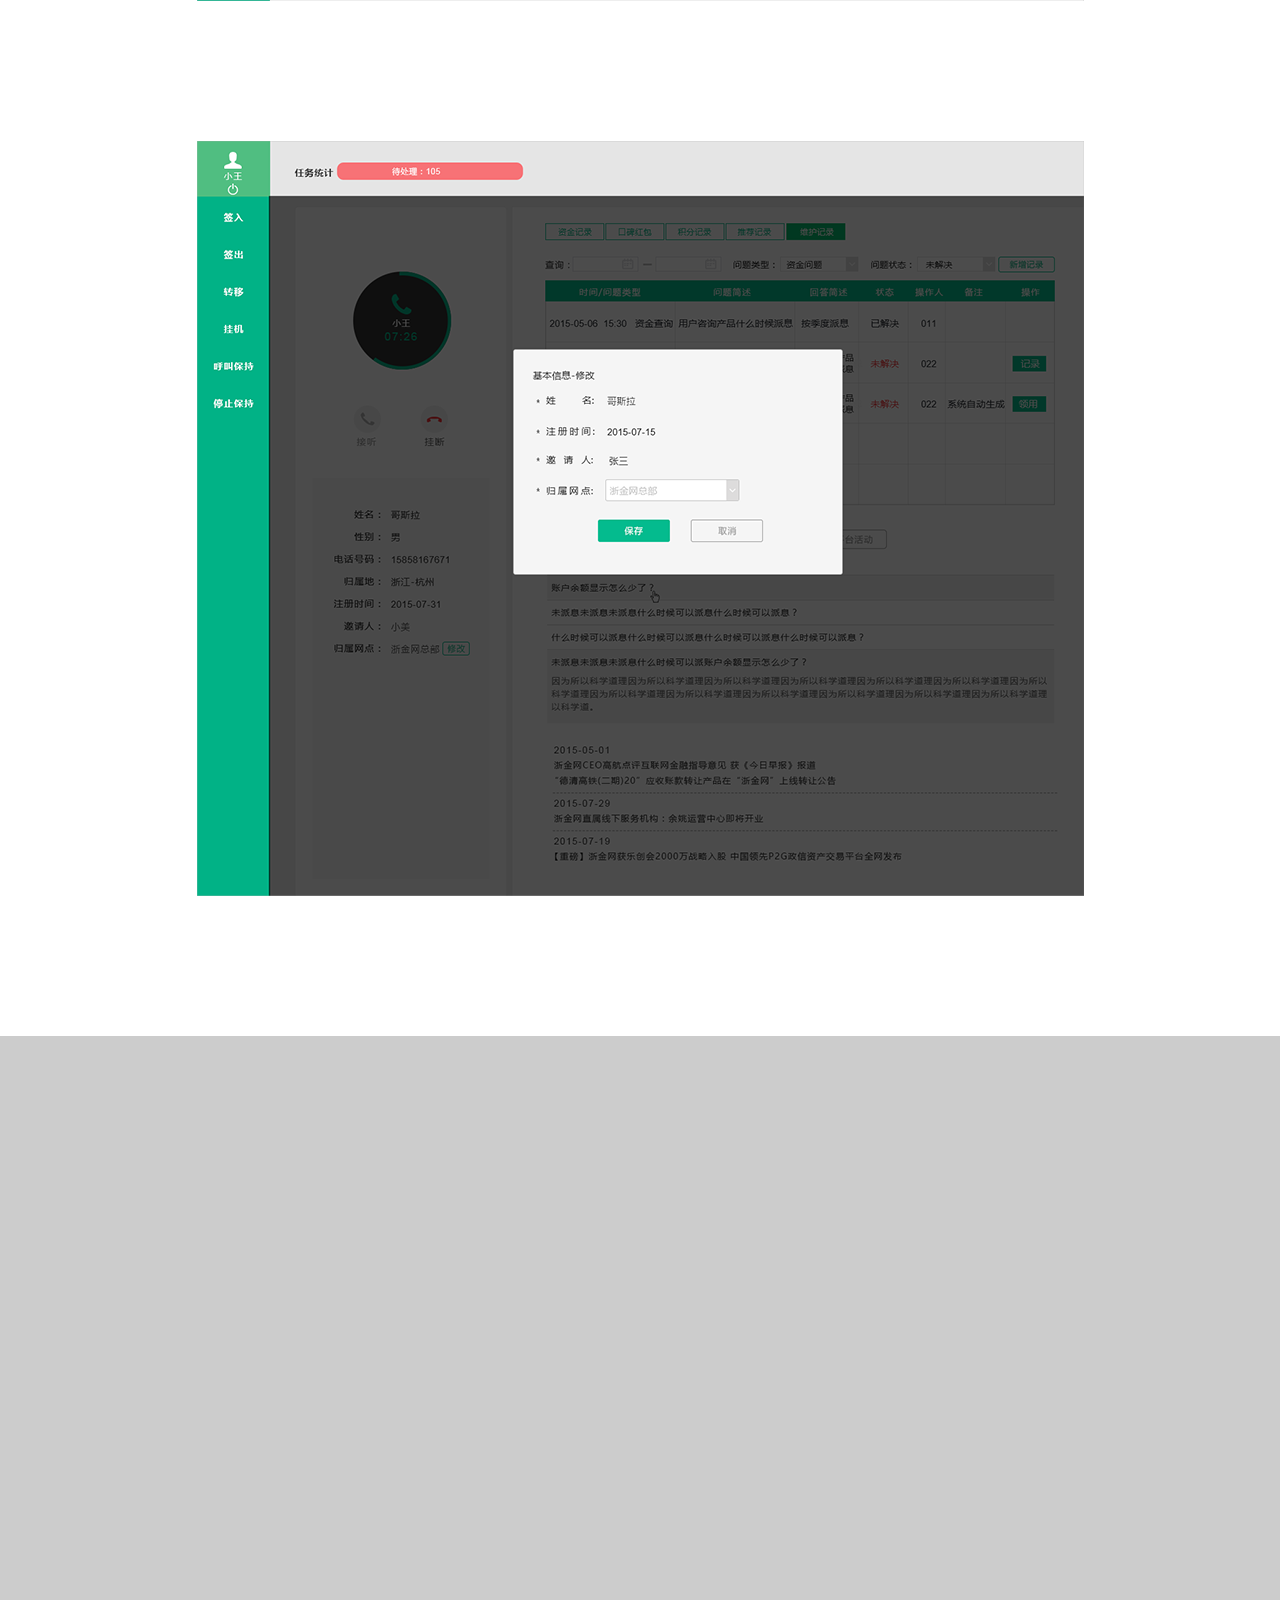
<file: websit.html>
<!DOCTYPE html>
<html lang="en">
<head>
	<meta charset="UTF-8">
	<title>系统网站视觉设计作品</title>
	<link rel="stylesheet" href="css/common.css">
	<link rel="stylesheet" href="css/websit.css">
</head>
<body>
	<div class="zb-header">
		<h1>作品集>系统网站视觉设计作品</h1>
	</div>
	<div class="zb-banner">
		<h1>Callcenter</h1>
		<h2>客服呼叫系统</h2>
		<img src="img/zb-banner2.png" alt="">
	</div>
	<div class="zb-container">
		<div class="zb-margintop"></div>
		<div class="zb-nav">
			<div class="zb-bg1"><i></i></div>
			<div class="zb-bg2"><i></i></div>
			<div class="zb-bg3"><i></i></div>
			<div class="zb-bg4"><i></i></div>
			<div class="zb-bg5"><i></i></div>
			<div class="zb-bg6"><i></i></div>
		</div>
		<img src="img/zb-list1.png" alt="">
		<img src="img/zb-list2.png" alt="">
		<img src="img/zb-list3.png" alt="">
		<img src="img/zb-list4.png" alt="">
	</div>
	<div class="zb-footer">
		
	</div>
</body>
</html>
</file>
<file: css/common.css>
body,
button,
dd,
dl,
dt,
fieldset,
figure,
form,
h1,
h2,
h3,
h4,
h5,
h6,
input,
legend,
li,
ol,
p,
td,
textarea,
th,
tr,
ul {
	margin: 0;
	padding: 0
}

article,
aside,
details,
figcaption,
figure,
footer,
header,
hgroup,
menu,
nav,
section {
	display: block
}

ol,
ul {
	list-style: none
}

h1,
h2,
h3,
h4,
h5,
h6 {
	font-size: 100%;
	font-weight: 400
}

em {
	font-style: normal;
	font-weight: 400
}

fieldset,
img {
	border: 0;
	vertical-align: middle
}

button,
input,
textarea {
	font-size: 100%;
	font-family: inherit;
	vertical-align: middle;
	outline: 0
}

table {
	border-collapse: collapse;
	border-spacing: 0
}

.clearfix:after {
	content: ".";
	display: block;
	clear: both;
	height: 0;
	visibility: hidden
}

.clearfix {
	*zoom: 1
}

input::-webkit-input-placeholder {
	color: #999
}

input:focus::-webkit-input-placeholder {
	color: rgba(0, 0, 0, 0)
}

input::-moz-placeholder {
	color: #999
}

input:focus::-moz-placeholder {
	color: rgba(0, 0, 0, 0)
}

input:-ms-input-placeholder {
	color: #999
}

input:focus:-ms-input-placeholder {
	color: rgba(0, 0, 0, 0)
}

textarea::-webkit-input-placeholder {
	color: #999
}

textarea:focus::-webkit-input-placeholder {
	color: rgba(0, 0, 0, 0)
}

textarea::-moz-placeholder {
	color: #999
}

textarea:focus::-moz-placeholder {
	color: rgba(0, 0, 0, 0)
}

textarea:-ms-input-placeholder {
	color: #999
}

textarea:focus:-ms-input-placeholder {
	color: rgba(0, 0, 0, 0)
}

textarea::-webkit-input-placeholder:after {
	content: "line@ \A line#"
}

;
.placeholder {
	color: #999!important
}

body {
	width: 100%;
	overflow-y: scroll;
	overflow-x: hidden;
	background-color: #fff;
	color: #333;
	font: 14px/1.5 tahoma, arial, 'Hiragino Sans GB', '\5FAE\8F6F\96C5\9ED1', sans-serif;
	-webkit-font-smoothing: antialiased
}

@font-face {
	font-family: webfont;
	src: url(font/webfont.eot?111);
	src: url(font/webfont.eot?#iefix) format('embedded-opentype'), url(font/webfont.woff?111) format('woff'), url(font/webfont.ttf?111) format('truetype'), url(font/webfont.svg#webfont) format('svg')
}

a {
	color: #666;
	text-decoration: none;
	transition: color 218ms ease
}

a:hover {
	color: #03a9f4
}

::-webkit-scrollbar {
	width: 8px;
	background: #eee;
	height: 8px
}

::-webkit-scrollbar-button {
	height: 0;
	width: 0
}

::-webkit-scrollbar-thumb {
	background-color: rgba(0, 0, 0, .3);
	border-radius: 4px
}

::-webkit-scrollbar-thumb:window-inactive {
	background: rgba(0, 0, 0, .2)
}

::-webkit-scrollbar-thumb:active,
::-webkit-scrollbar-thumb:hover {
	background-color: rgba(0, 0, 0, .5)
}

::-webkit-scrollbar-thumb:horizontal {
	border-width: 6px 1px 1px;
	padding: 0 0 0 100px;
	box-shadow: inset 1px 1px 0 rgba(0, 0, 0, .1), inset -1px 0 0 rgba(0, 0, 0, .07)
}

::-webkit-scrollbar-corner {
	background: 0 0
}

body::-webkit-scrollbar-track {
	border-left: 1px solid #a6a6a6;
	background: #d9d9d9
}

body::-webkit-scrollbar-track-piece {
	background-clip: padding-box
}

body::-webkit-scrollbar-track-piece:horizontal {
	background-color: #eee
}

body::-webkit-scrollbar-corner {
	background-clip: padding-box;
	background-color: #eee;
	border: solid #fff;
	border-width: 3px 0 0 3px;
	box-shadow: inset 1px 1px 0 rgba(0, 0, 0, .14)
}
.cursor{cursor: pointer;}
.file_a{margin-left:10px;display: inline-block; width: 70px; height: 26px;line-height: 26px; text-align: center; background: #f8f9fd; border:1px solid #cfd7e2; position: relative; overflow: hidden;}
.file{position: absolute; right: 0; top: 0; font-size: 100px; opacity: 0; filter:alpha(opacity=0);}
.width{width: 1100px; margin: 0 auto; }
.clear{clear: both;}
.border{border: 1px solid #d5d4d4;}
.margin-bottom-10{margin-bottom: 10px !important;}
.margin-bottom-15{margin-bottom: 15px !important;}
.margin-bottom-20{margin-bottom: 20px !important;}
.margin-bottom-25{margin-bottom: 25px !important;}
.margin-bottom-30{margin-bottom: 30px !important;}
.margin-bottom-35{margin-bottom: 35px !important;}
.margin-bottom-40{margin-bottom: 40px !important;}
.margin-bottom-45{margin-bottom: 45px !important;}
.margin-top-45{margin-top: 45px;}
.margin-top-35{margin-top: 35px;}
</file>
<file: css/index.css>
.float-left{float: left;}
body{ width: 100%;
	
	/*height: 6216px;*/
	height: auto;
	padding-bottom: 100px;
	background: #44bdea url('../img/index_bg.webp') no-repeat;
	min-width: 1190px !important;
		
	background-size:100%;
}
/********************************开始导航********************************/
.nav{
	
	    width: 92%;
	    min-width: 1110px;
    height: 167px;
    background: white;
    margin: 0 auto;
    border-top-right-radius: 20px;
    border-top-left-radius: 20px;
	margin-top: 35px;
}

.nav img{margin-top: 30px;}
.nav ul{float: right; margin-top: 120px;}
.nav ul li{float: left;  font-size: 16px;margin-right: 38px; }
.nav ul li a{color: #a1a1a1;  padding-left: 5px;
    padding-right: 5px;}
.nav ul li a:hover,.ahover{border-bottom: 3px solid #1dbffc;color: #1dbffc !important; 
    padding-left: 5px;
    padding-right: 5px;
    padding-bottom: 10px;}
.last{margin-right: 0 !important;}
/********************************结束导航********************************/
/********************************开始关于我********************************/
.index_guanyu{
	width: 83.5%;
	
	height:930px;
 
	margin: 0 auto;
	margin-top: 552px;
	border-top-right-radius: 10px;
    border-top-left-radius: 10px;
	 background: url('../img/index_code_bg_03_03.png') no-repeat; 
	 background-size: 100% 100%;
}
.index_code{height: 504px; background-color: #fff; margin-top: 113px;}
.img-center{margin-left: -57.5px;padding-left:50%; margin-top: 155px;}
.code_left{float: left; margin-right: 60px;}
.index_code .code_right ul {padding-top: 100px;}
.index_code .code_right li{color: #666; font-size: 16px; line-height: 49px;}
.index_code .code_right li span{color: #333333;}

	.index_tab{
			width: 83.5%;
			
			margin: 0 auto;
			background: #fff;
			
		}
		.nav_tab{
			width: 1100px;
			height: 100px; 
				 position: relative;
		}
		.nav_tab ul li{
			float: left;
			width: 100px;
			height: 100px;
			margin: 0 10px;
			 z-index: 999;
			background-size: 100% 200%;
			cursor: pointer;
			margin-right: 215px;
		}
		.on{
			background-position: center bottom !important; 
		}
		.main_tab{
			width:1100px;
			height: 330px;
			overflow: hidden;
			margin-top: 40px;
		}
		.tab {
			width: 1100px;
			 
			height: 330px;  
			font-size: 14px;  
		}
		.tab p{width: 370px; line-height: 25px; margin-top: 10px; color: #666666;}
		.nav_tab1{background:url('../img/index_tab1_07.png') no-repeat;}
		.nav_tab2{background:url('../img/index_tab2_07.png') no-repeat;}
		.nav_tab3{background:url('../img/index_tab3_07.png') no-repeat;}
		.nav_tab4{background:url('../img/index_tab4_07.png') no-repeat;}
		
		.tab_3_li{ margin-top: -7px !important;}
		.tab_1_li{margin-top: 3px !important;}
		
		.posi{position: absolute; width: 1100px; bottom: 2px;  border-color: #111111;}
		.tab2 p {     padding-left: 220px;}
		.tab3 p {     padding-left: 550px;}
		.tab4 p {     padding-left: 735px;}
		.box-img img{width: 50%;margin-top: 150px;}
		.lianxi{width: 83.5%; height: 500px; position: relative; background: #fff; margin-top: 150px;}
		.img-posi{
			 margin-top: -40px;
			 width: 100%;
		}
		.img-center2{margin-left: -91.5px; margin-top: 85px;}
/********************************结束关于我********************************/
/********************************开始联系我********************************/
.index_zuo{width: 83.5%; height: 1880px; background: #fff; margin: 0 auto;   margin-top: 150px;}
.margin_top-44{margin-top: -40px;}
.img-center3 {
    margin-left: -65px;
    padding-left: 50%;
    margin-top: 120px;
    margin-bottom: 113px;
}
.lianxi{height: 582px; background: #fff;}
.footer ul {
    float: left;
    width: 217px;
    margin-top: 113px;
    margin-left: 138px;
}
.footer ul li{line-height: 30px; }
.box-right li{width: 114px; height: 116px; background: #0C0C0C;}
/********************************结束联系我********************************/
/********************************开始作品集********************************/
.clearfix:after{content:".";display:block;height:0;clear:both;visibility:hidden;}
.clearfix{display:inline-table;}/* Hides from IE-mac */
*html .clearfix{height:1%;}
.clearfix{display:block;}/* End hide from IE-mac */
*+html .clearfix{min-height:1%;}
/* section */ 
.section .photo img{width: 365px; height: 235px;}
.section{width:1100px;margin:40px auto 0 auto;overflow:hidden;}
.section ul{width:1100px;}
.section ul li{float:left; margin-bottom:28px;display:inline;width: 365px; margin-right: 1.5px; height: 235px;overflow:hidden;position:relative;}
.section ul li .photo{width: 365px; height: 235px;overflow:hidden;}
.section .rsp{width: 365px; height: 235px;overflow:hidden;position: absolute;background:#000;top:0px;left:0px;}
.section .text{position:absolute;width:365px;height:55px;top:50%;left: 50%; margin-left: -182.5px; overflow:hidden; text-align: center; margin-top: -27.5px;} 
.section .text a{color: #fff;font-size: 12px;}
/********************************结束作品集********************************/
</file>
<file: css/appworks.css>
html,body{
	min-width: 1190px;
}
.zb-header{
	width: 100%;
	height: 200px;
	background:#6e739b; 
}
.zb-header h1{
	width: 1100px;
	height: 200px;
	margin: 0 auto;
	color: #fff;
	font-size: 18px;
	line-height: 200px;
}
.zb-banner{
	width: 100%;
	height: 600px;
	background:#44bdea;
	position: relative; 
}
.zb-banner h1{
	font-size: 32px;
	text-align: center;
	padding-top: 78px;
	color: #fff;
}
.zb-banner h2{
	font-size: 24px;
	text-align: center;
	line-height: 44px;
	color: #fff;
}
.zb-banner img{
	position: absolute;
	top: 213px;
	left: 50%;
	margin-left: -304px;
}
.zb-nav{
	width: 510px;
	height: 66px;
	margin: 632px auto 120px;
}
.zb-nav div{
	width: 64px;
	height: 64px;
	overflow: hidden;
	padding: 0 2px 2px 0;
	float: left;
	margin-left: 30px;
}
.zb-nav div i{
	display: block;
	width: 100%;
	height: 100%;
	border-radius: 50%;
	border: 64px dotted;
	overflow: hidden;
	border-width: 0vw;
	background: currentcolor;
}
.zb-bg1 i{
	color: #ff4e20;
}
.zb-bg2 i{
	color: #666;
}
.zb-bg3 i{
	color: #3aa2ff;
}
.zb-bg4 i{
	color: #fadc2d;
}
.zb-bg5 i{
	color: #05be8c;
}
.zb-main{
	width: 100%;
	height: 1000px;
	background: #f9f8f8;
}
.zb-margintop{
	width: 100%;
	height: 90px;
}
.zb-main img{
	display: block;
	margin: 0 auto 50px;
}
.zb-main h2{
	text-align: center;
	font-size: 16px;
}
.zb-guanggao{
	display: block;
	width: 840px;
	height: 746px;
	margin: 160px auto 140px;
}
.zb-container{
	width: 100%;
	height: 1965px;
	padding: 140px 0 300px 0;
	background: #f9f8f8;
}
.zb-img{
	width: 1100px;
	height: 2145px;
	margin: 0 auto;
}
.zb-img img{
	display: block;
	float: left;
	margin-left:75px; 
}
.zb-footer{
	height: 600px;
	width: 100%;
	background: #ccc;
	margin-top: 100px;
}
</file>
<file: css/retailers.css>
html,body{
	min-width: 1190px;
}
.zb-header{
	width: 100%;
	height: 200px;
	background:#6e739b; 
}
.zb-header h1{
	width: 1100px;
	height: 200px;
	margin: 0 auto;
	color: #fff;
	font-size: 18px;
	line-height: 200px;
}
.zb-banner{
	width: 100%;
	height: 600px;
	background:#44bdea;
	position: relative; 
}
.zb-banner h1{
	font-size: 32px;
	text-align: center;
	padding-top: 132px;
	color: #fff;
}
.zb-banner img{
	position: absolute;
	top: 205px;
	left: 50%;
	margin-left: -257px;
}
.zb-container{
	width: 1100px;
	height: auto;
	margin: 0 auto;
}
.zb-margintop{
	width: 100%;
	height: 32px;
}
.zb-nav{
	width: 510px;
	height: 66px;
	margin: 100px auto 58px;
}
.zb-nav div{
	width: 64px;
	height: 64px;
	overflow: hidden;
	padding: 0 2px 2px 0;
	float: left;
	margin-left: 32px;
}
.zb-nav div i{
	display: block;
	width: 100%;
	height: 100%;
	border-radius: 50%;
	border: 64px dotted;
	overflow: hidden;
	border-width: 0vw;
	background: currentcolor;
}
.zb-bg1 i{
	color: #5eb1eb;
	box-shadow: 2px 2px 0 0 #fb8b06;
}
.zb-bg2 i{
	color: #528c50;
	box-shadow: 2px 2px 0 0 #ffff00;
}
.zb-bg3 i{
	color: #f9e910;
	box-shadow: 2px 2px 0 0 #666667;
}
.zb-bg4 i{
	color: #dadada;
	box-shadow: 2px 2px 0 0 #020202;
}
.zb-bg5 i{
	color: #a6b39a;
	box-shadow: 2px 2px 0 0 #fe5401;
}
.zb-container img{
	display: block;
	width: 802px;
	height: auto;
	margin: 0 auto;
}
.zb-footer{
	height: 600px;
	width: 100%;
	background: #ccc;
	margin-top: 100px;
}
</file>
<file: css/websit.css>
html,body{
	min-width: 1190px;
}
.zb-header{
	width: 100%;
	height: 200px;
	background:#6e739b; 
}
.zb-header h1{
	width: 1100px;
	height: 200px;
	margin: 0 auto;
	color: #fff;
	font-size: 18px;
	line-height: 200px;
}

.zb-banner{
	width: 100%;
	height: 600px;
	background:#9199bb;
	position: relative; 
}
.zb-banner h1{
	font-size: 32px;
	text-align: center;
	padding-top: 80px;
	color: #fff;
}
.zb-banner h2{
	font-size: 20px;
	text-align: center;
	line-height: 44px;
	color: #e7effb;
}
.zb-banner img{
	position: absolute;
	top: 205px;
	left: 50%;
	margin-left: -257px;
}
.zb-container{
	width: 1100px;
	height: auto;
	margin: 0 auto;
}
.zb-margintop{
	width: 100%;
	height: 32px;
}
.zb-nav{
	width: 610px;
	height: 66px;
	margin: 100px auto 58px;
}
.zb-nav div{
	width: 64px;
	height: 64px;
	overflow: hidden;
	padding: 0 2px 2px 0;
	float: left;
	margin-left: 32px;
}
.zb-nav div i{
	display: block;
	width: 100%;
	height: 100%;
	border-radius: 50%;
	border: 64px dotted;
	overflow: hidden;
	border-width: 0vw;
	background: currentcolor;
}
.zb-bg1 i{
	color: #50be81;
}
.zb-bg2 i{
	color: #04bb8e;
}
.zb-bg3 i{
	color: #f77276;
}
.zb-bg4 i{
	color: #47b6ef;
}
.zb-bg5 i{
	color: #c1c1c1;
}
.zb-bg6 i{
	color: #e5e5e5;
}
.zb-container img{
	display: block;
	width: 887px;
	height: auto;
	margin: 0 auto 140px;
}
.zb-footer{
	height: 600px;
	width: 100%;
	background: #ccc;
	margin-top: 100px;
}
</file>
